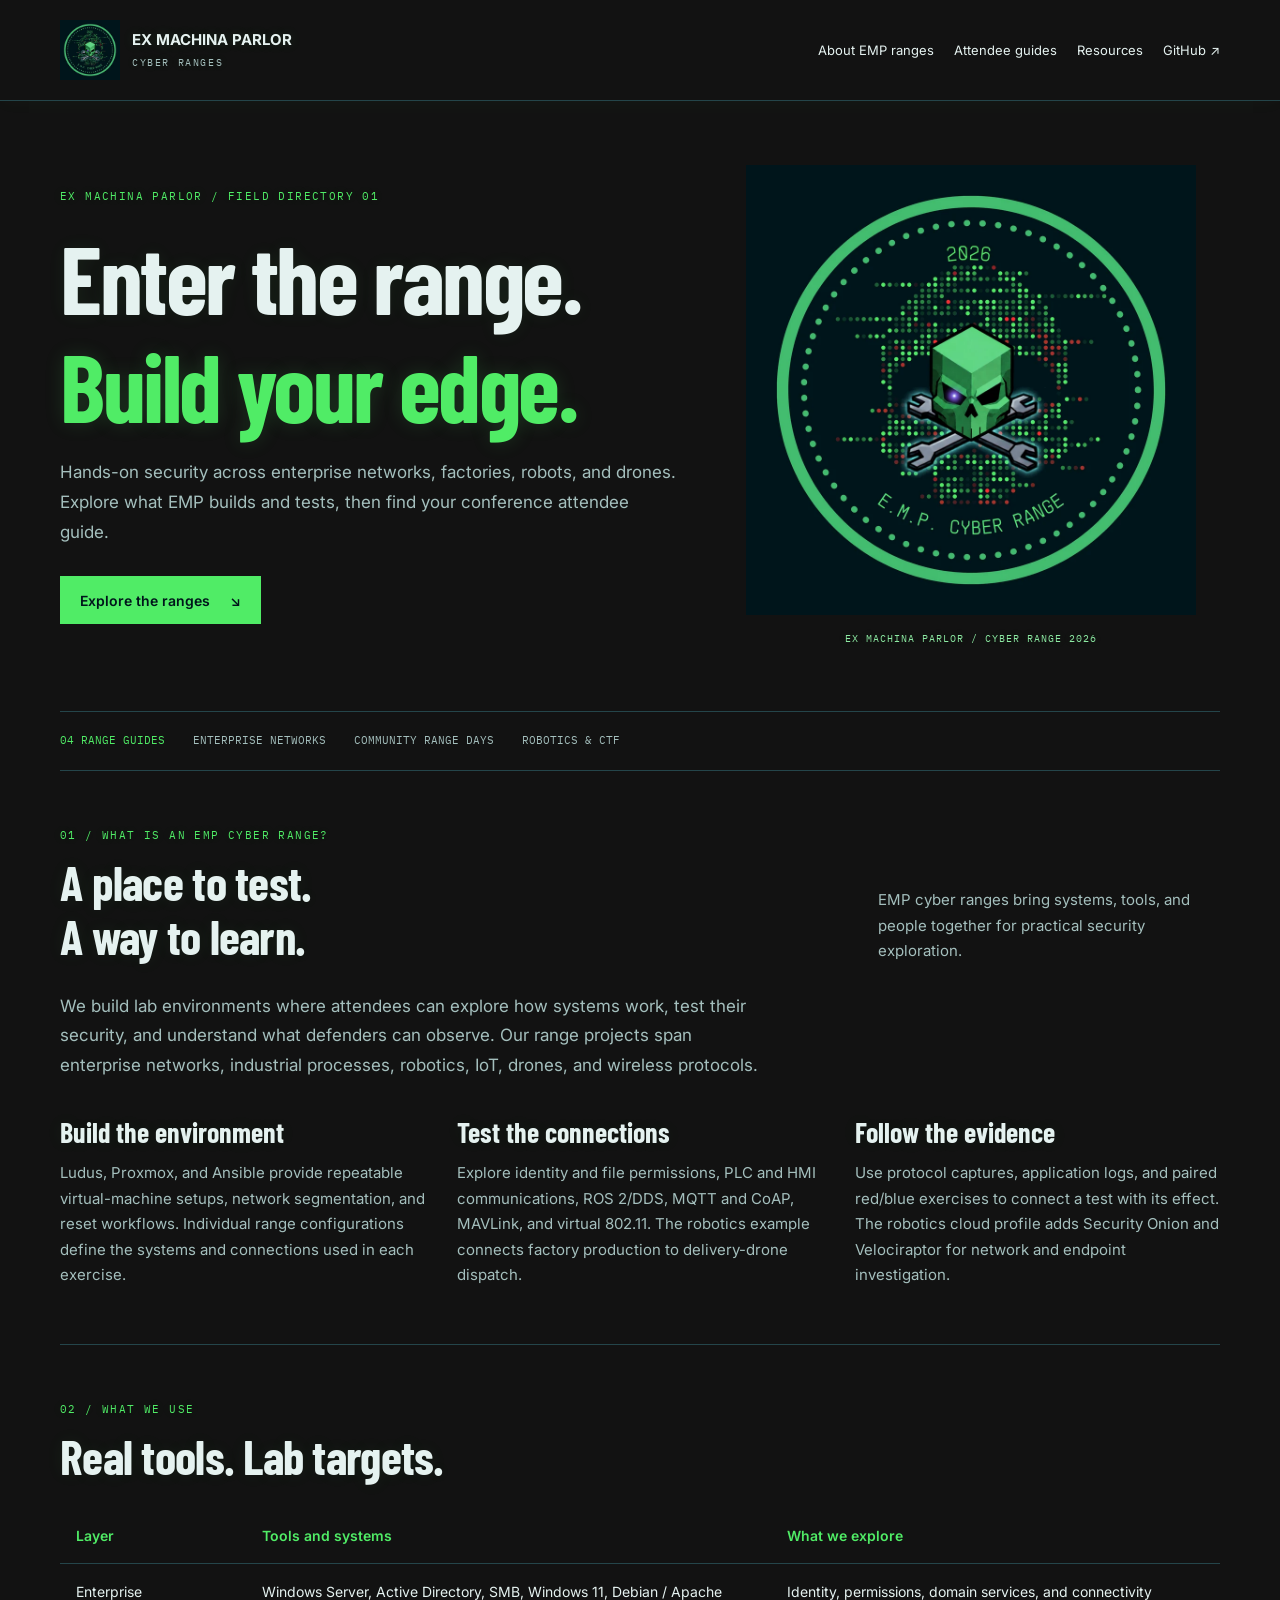
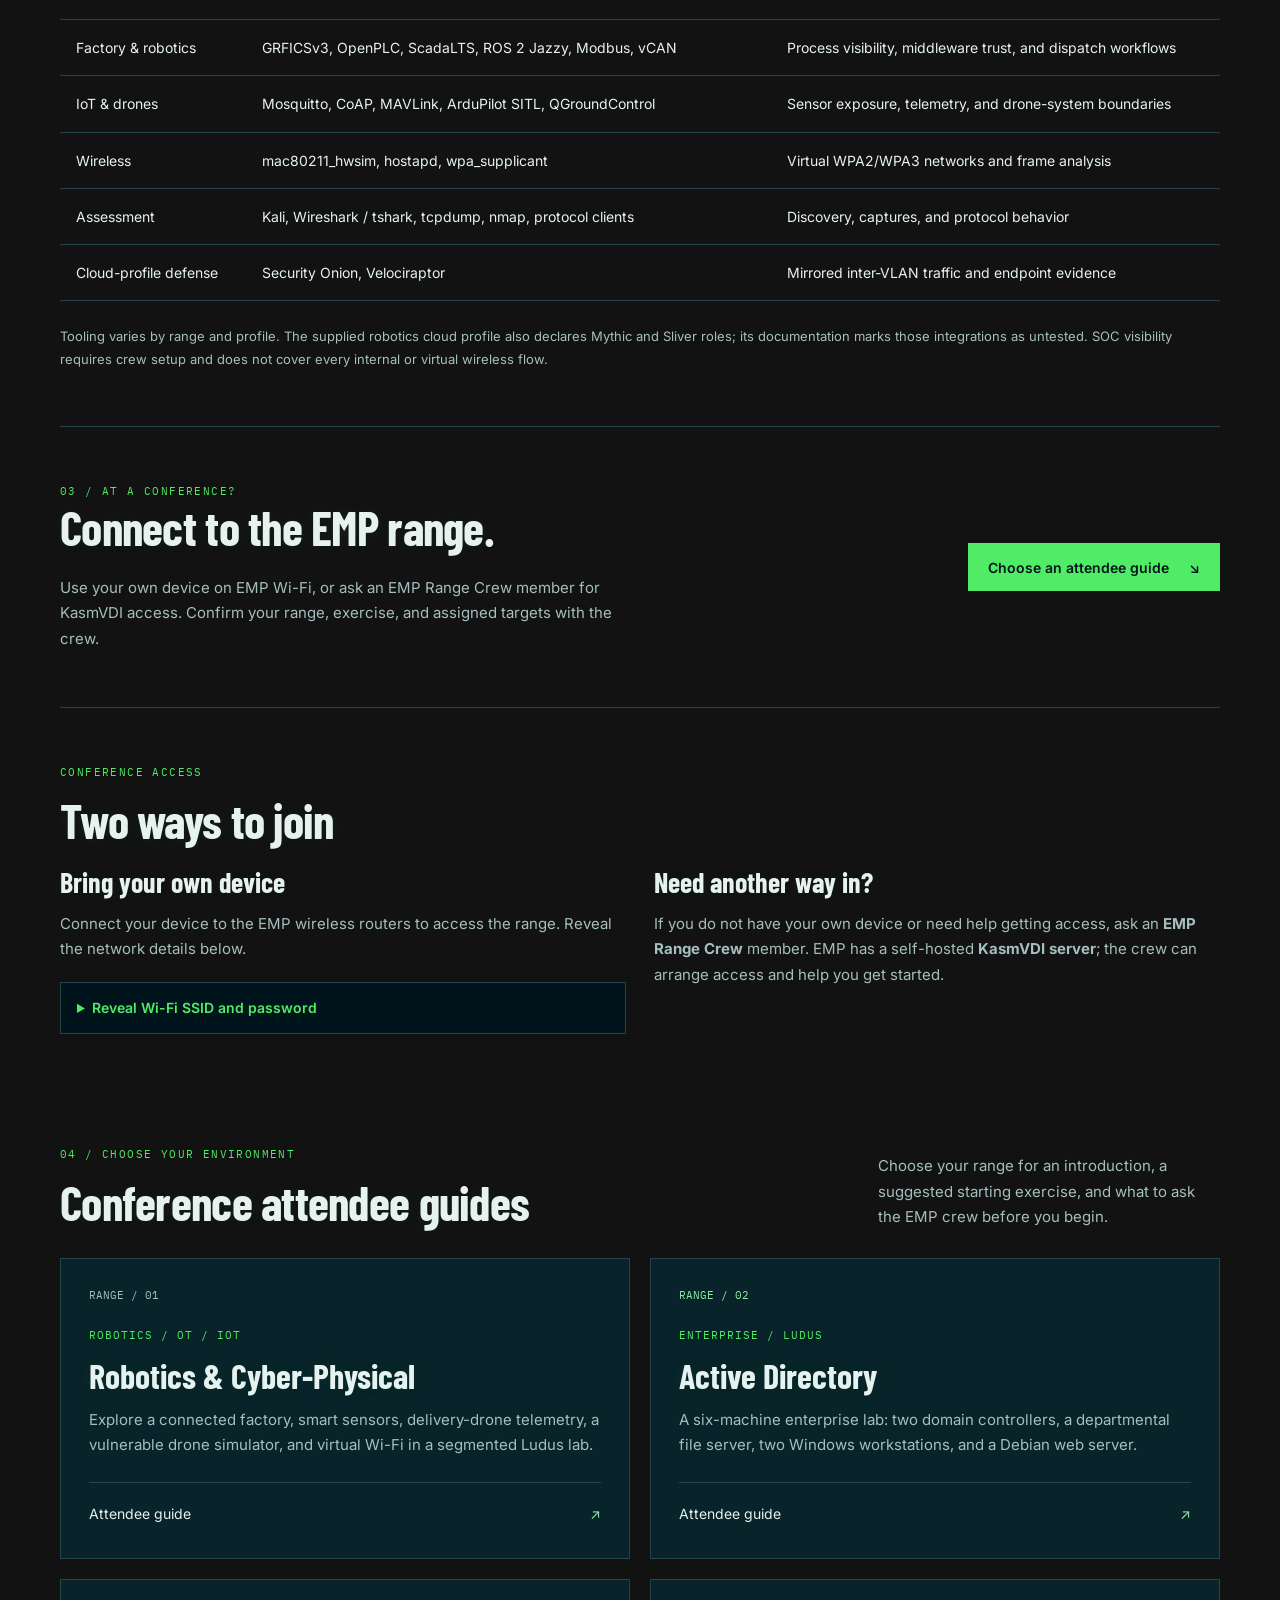
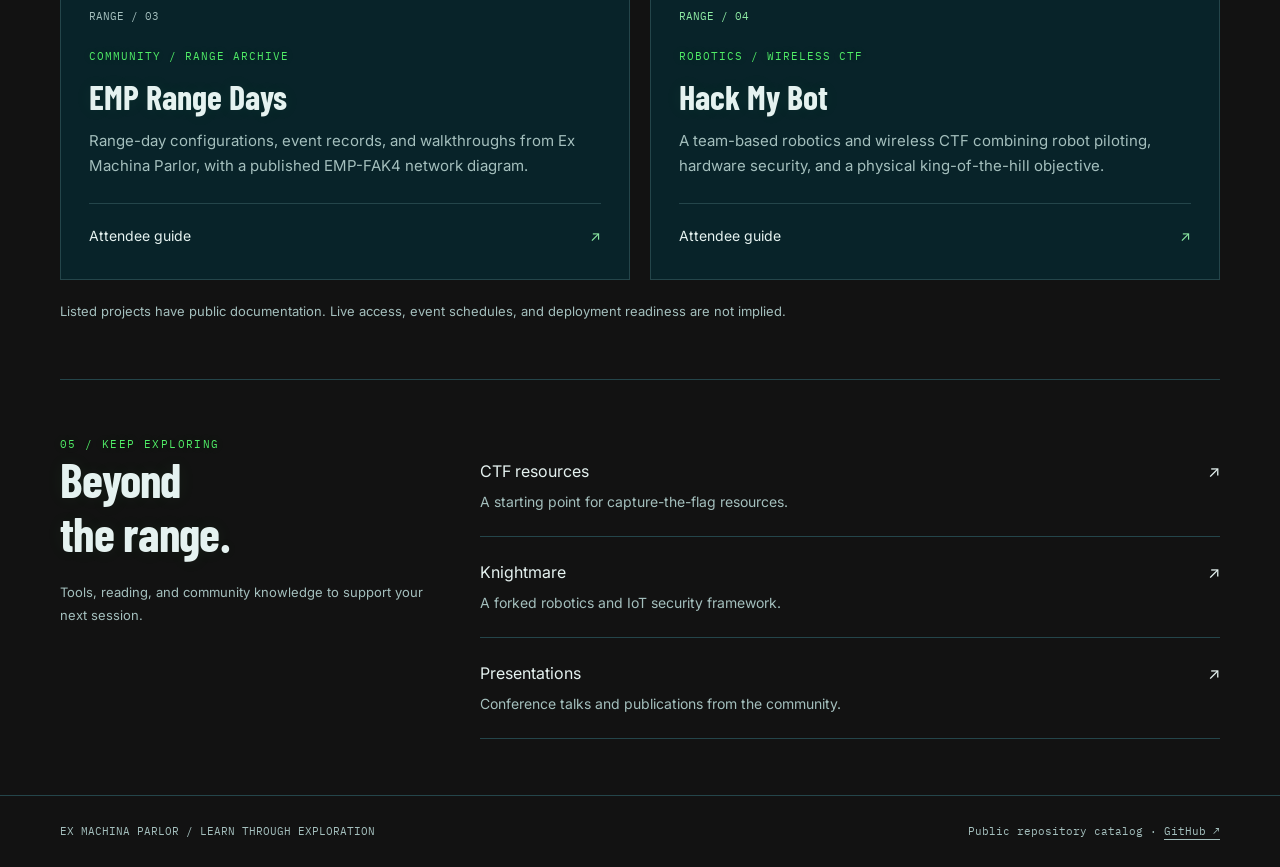
<file: index.html>
<!doctype html>
<html lang="en"><head><meta charset="utf-8"><meta name="viewport" content="width=device-width, initial-scale=1"><title>Cyber ranges | Ex Machina Parlor</title><meta name="description" content="Explore Ex Machina Parlor cyber range projects, enterprise labs, range-day documentation, and robotics CTFs."><link rel="stylesheet" href="assets/style.css"><meta name="theme-color" content="#00151b"><link rel="icon" type="image/png" href="assets/favicon.png"></head>
<body><header><div class="wrap nav"><a class="brand" href="index.html"><img class="brand-logo" src="assets/emp-range-mark.webp" alt="" width="64" height="64"><span>EX MACHINA PARLOR<small>CYBER RANGES</small></span></a><nav aria-label="Main navigation"><a href="index.html#about">About EMP ranges</a><a href="index.html#ranges">Attendee guides</a><a href="index.html#resources">Resources</a><a href="https://github.com/ExMachinaParlor/">GitHub ↗</a></nav></div></header><main class="wrap"><div class="hero"><div><div class="eyebrow">EX MACHINA PARLOR / FIELD DIRECTORY 01</div><h1>Enter the range.<br><em>Build your edge.</em></h1><p class="intro">Hands-on security across enterprise networks, factories, robots, and drones. Explore what EMP builds and tests, then find your conference attendee guide.</p><a class="button" href="#ranges">Explore the ranges <span aria-hidden="true">↘</span></a></div><div class="hero-emblem"><img src="assets/emp-range-2026.webp" alt="2026 E.M.P. Cyber Range emblem: green robotic skull and crossed wrenches" width="960" height="960" fetchpriority="high"><span class="eyebrow">EX MACHINA PARLOR / CYBER RANGE 2026</span></div></div><div class="strip"><span>04 RANGE GUIDES</span><span>ENTERPRISE NETWORKS</span><span>COMMUNITY RANGE DAYS</span><span>ROBOTICS & CTF</span></div><section id="about"><div class="section-head"><div><div class="eyebrow">01 / WHAT IS AN EMP CYBER RANGE?</div><h2>A place to test.<br>A way to learn.</h2></div><p>EMP cyber ranges bring systems, tools, and people together for practical security exploration.</p></div><p class="intro">We build lab environments where attendees can explore how systems work, test their security, and understand what defenders can observe. Our range projects span enterprise networks, industrial processes, robotics, IoT, drones, and wireless protocols.</p><div class="pillars"><article><h3>Build the environment</h3><p>Ludus, Proxmox, and Ansible provide repeatable virtual-machine setups, network segmentation, and reset workflows. Individual range configurations define the systems and connections used in each exercise.</p></article><article><h3>Test the connections</h3><p>Explore identity and file permissions, PLC and HMI communications, ROS 2/DDS, MQTT and CoAP, MAVLink, and virtual 802.11. The robotics example connects factory production to delivery-drone dispatch.</p></article><article><h3>Follow the evidence</h3><p>Use protocol captures, application logs, and paired red/blue exercises to connect a test with its effect. The robotics cloud profile adds Security Onion and Velociraptor for network and endpoint investigation.</p></article></div></section>
<section id="tooling" class="tooling"><div class="eyebrow">02 / WHAT WE USE</div><h2>Real tools. Lab targets.</h2><div class="table-scroll"><table><thead><tr><th>Layer</th><th>Tools and systems</th><th>What we explore</th></tr></thead><tbody><tr><td data-label="Layer">Enterprise</td><td data-label="Tools and systems">Windows Server, Active Directory, SMB, Windows 11, Debian / Apache</td><td data-label="What we explore">Identity, permissions, domain services, and connectivity</td></tr><tr><td data-label="Layer">Factory & robotics</td><td data-label="Tools and systems">GRFICSv3, OpenPLC, ScadaLTS, ROS 2 Jazzy, Modbus, vCAN</td><td data-label="What we explore">Process visibility, middleware trust, and dispatch workflows</td></tr><tr><td data-label="Layer">IoT & drones</td><td data-label="Tools and systems">Mosquitto, CoAP, MAVLink, ArduPilot SITL, QGroundControl</td><td data-label="What we explore">Sensor exposure, telemetry, and drone-system boundaries</td></tr><tr><td data-label="Layer">Wireless</td><td data-label="Tools and systems">mac80211_hwsim, hostapd, wpa_supplicant</td><td data-label="What we explore">Virtual WPA2/WPA3 networks and frame analysis</td></tr><tr><td data-label="Layer">Assessment</td><td data-label="Tools and systems">Kali, Wireshark / tshark, tcpdump, nmap, protocol clients</td><td data-label="What we explore">Discovery, captures, and protocol behavior</td></tr><tr><td data-label="Layer">Cloud-profile defense</td><td data-label="Tools and systems">Security Onion, Velociraptor</td><td data-label="What we explore">Mirrored inter-VLAN traffic and endpoint evidence</td></tr></tbody></table></div><p class="note">Tooling varies by range and profile. The supplied robotics cloud profile also declares Mythic and Sliver roles; its documentation marks those integrations as untested. SOC visibility requires crew setup and does not cover every internal or virtual wireless flow.</p></section>
<section class="arrival" id="attendees"><div><div class="eyebrow">03 / AT A CONFERENCE?</div><h2>Connect to the EMP range.</h2><p>Use your own device on EMP Wi-Fi, or ask an EMP Range Crew member for KasmVDI access. Confirm your range, exercise, and assigned targets with the crew.</p></div><a class="button" href="#ranges">Choose an attendee guide <span aria-hidden="true">↘</span></a></section><section class="connection-guide" id="range-access"><div class="eyebrow">CONFERENCE ACCESS</div><h2>Two ways to join</h2><div class="access-options"><div><h3>Bring your own device</h3><p>Connect your device to the EMP wireless routers to access the range. Reveal the network details below.</p><details class="wifi-details"><summary><span class="wifi-show">Reveal Wi-Fi SSID and password</span><span class="wifi-hide">Hide Wi-Fi SSID and password</span></summary><dl><dt>Wi-Fi SSID</dt><dd><code>EMP-Cyber-Range</code></dd><dt>Password</dt><dd><code>ExMachinaParlor2026</code></dd></dl></details></div><div><h3>Need another way in?</h3><p>If you do not have your own device or need help getting access, ask an <strong>EMP Range Crew</strong> member. EMP has a self-hosted <strong>KasmVDI server</strong>; the crew can arrange access and help you get started.</p></div></div></section><section id="ranges"><div class="section-head"><div><div class="eyebrow">04 / CHOOSE YOUR ENVIRONMENT</div><h2>Conference attendee guides</h2></div><p>Choose your range for an introduction, a suggested starting exercise, and what to ask the EMP crew before you begin.</p></div><div class="cards"><article class="card"><span class="number">RANGE / 01</span><span class="tag">ROBOTICS / OT / IOT</span><h3><a href="ranges/robotics.html">Robotics & Cyber-Physical</a></h3><p>Explore a connected factory, smart sensors, delivery-drone telemetry, a vulnerable drone simulator, and virtual Wi-Fi in a segmented Ludus lab.</p><a class="go" href="ranges/robotics.html">Attendee guide <span aria-hidden="true">↗</span></a></article><article class="card"><span class="number">RANGE / 02</span><span class="tag">ENTERPRISE / LUDUS</span><h3><a href="ranges/active-directory.html">Active Directory</a></h3><p>A six-machine enterprise lab: two domain controllers, a departmental file server, two Windows workstations, and a Debian web server.</p><a class="go" href="ranges/active-directory.html">Attendee guide <span aria-hidden="true">↗</span></a></article><article class="card"><span class="number">RANGE / 03</span><span class="tag">COMMUNITY / RANGE ARCHIVE</span><h3><a href="ranges/range-days.html">EMP Range Days</a></h3><p>Range-day configurations, event records, and walkthroughs from Ex Machina Parlor, with a published EMP-FAK4 network diagram.</p><a class="go" href="ranges/range-days.html">Attendee guide <span aria-hidden="true">↗</span></a></article><article class="card"><span class="number">RANGE / 04</span><span class="tag">ROBOTICS / WIRELESS CTF</span><h3><a href="ranges/hack-my-bot.html">Hack My Bot</a></h3><p>A team-based robotics and wireless CTF combining robot piloting, hardware security, and a physical king-of-the-hill objective.</p><a class="go" href="ranges/hack-my-bot.html">Attendee guide <span aria-hidden="true">↗</span></a></article></div><p class="note">Listed projects have public documentation. Live access, event schedules, and deployment readiness are not implied.</p></section><section id="resources" class="resources"><div><div class="eyebrow">05 / KEEP EXPLORING</div><h2>Beyond<br>the range.</h2><p class="note">Tools, reading, and community knowledge to support your next session.</p></div><div><a class="resource" href="https://github.com/ExMachinaParlor/ctf-resources"><span>CTF resources<small>A starting point for capture-the-flag resources.</small></span><span aria-hidden="true">↗</span></a><a class="resource" href="https://github.com/ExMachinaParlor/Knightmare"><span>Knightmare<small>A forked robotics and IoT security framework.</small></span><span aria-hidden="true">↗</span></a><a class="resource" href="https://github.com/ExMachinaParlor/Presentations"><span>Presentations<small>Conference talks and publications from the community.</small></span><span aria-hidden="true">↗</span></a></div></section></main><footer><div class="wrap foot"><span>EX MACHINA PARLOR / LEARN THROUGH EXPLORATION</span><span>Public repository catalog · <a href="https://github.com/ExMachinaParlor/">GitHub ↗</a></span></div></footer></body></html>
</file>
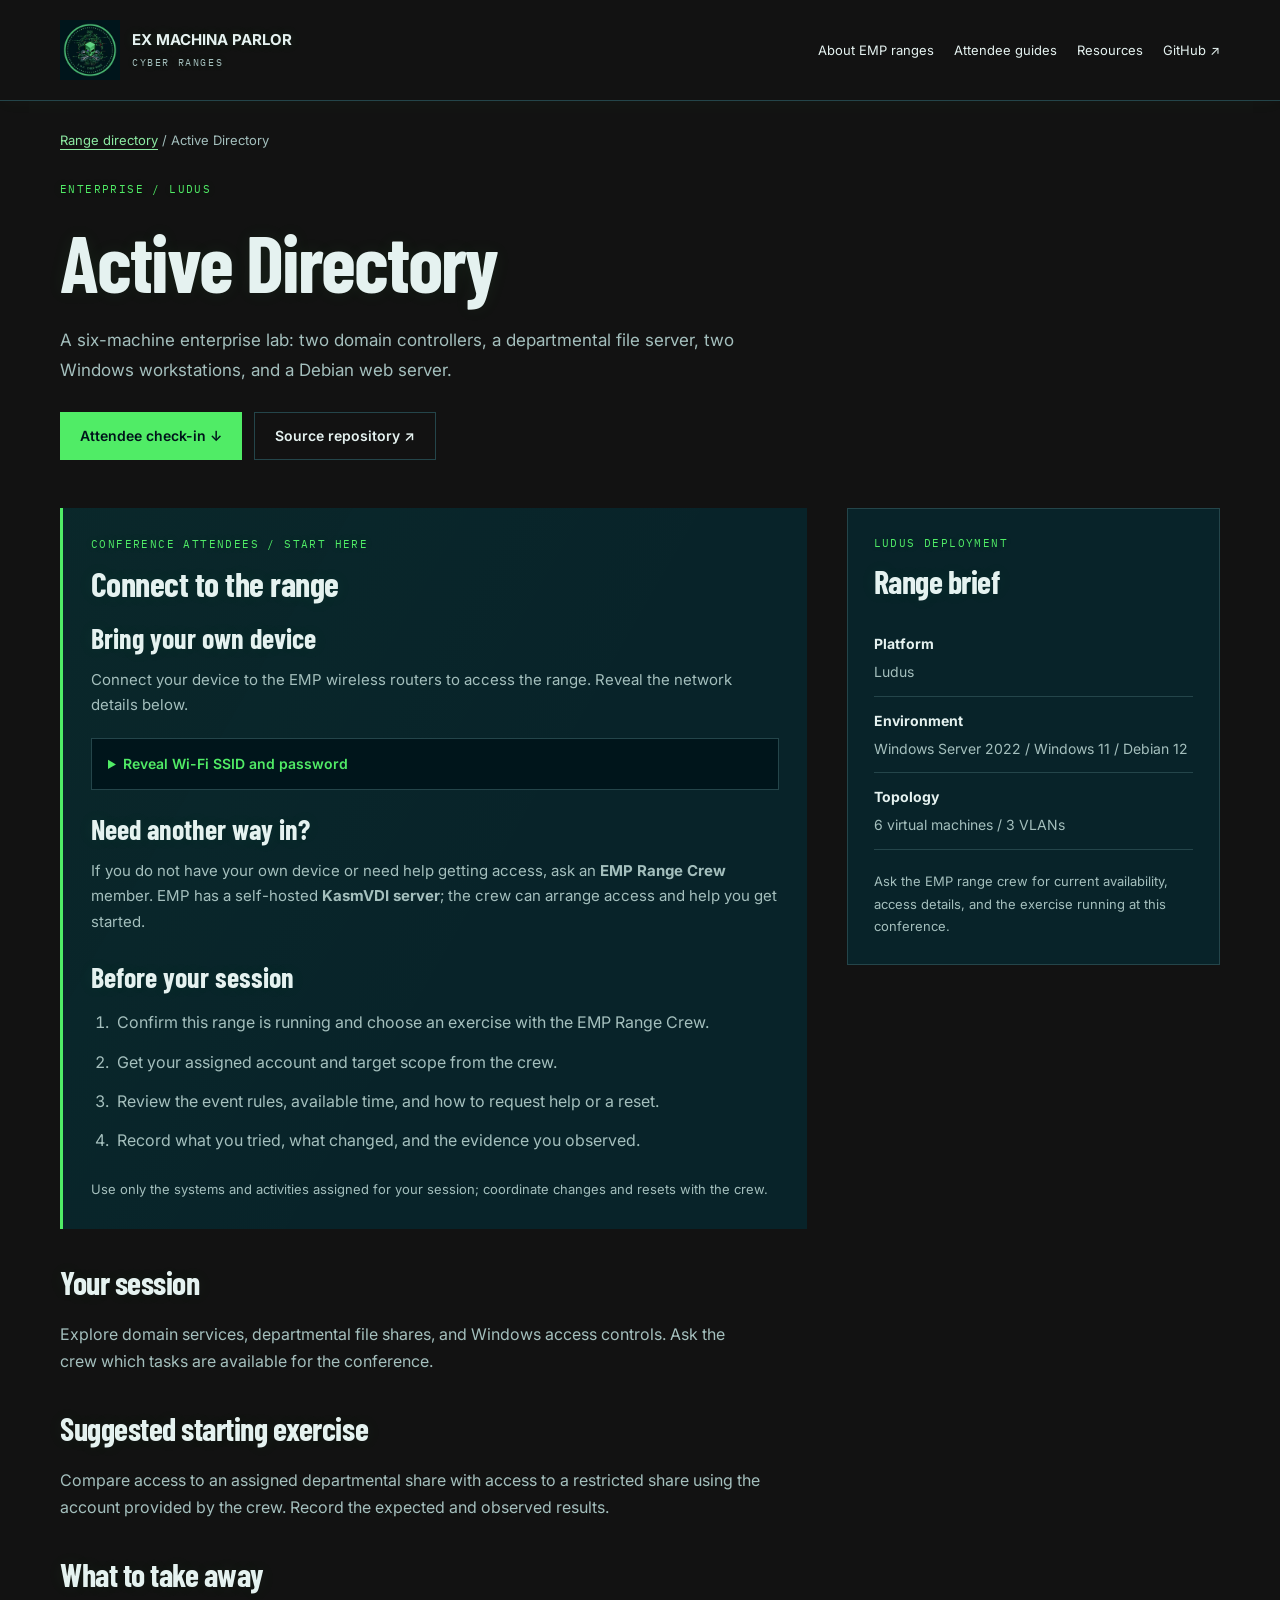
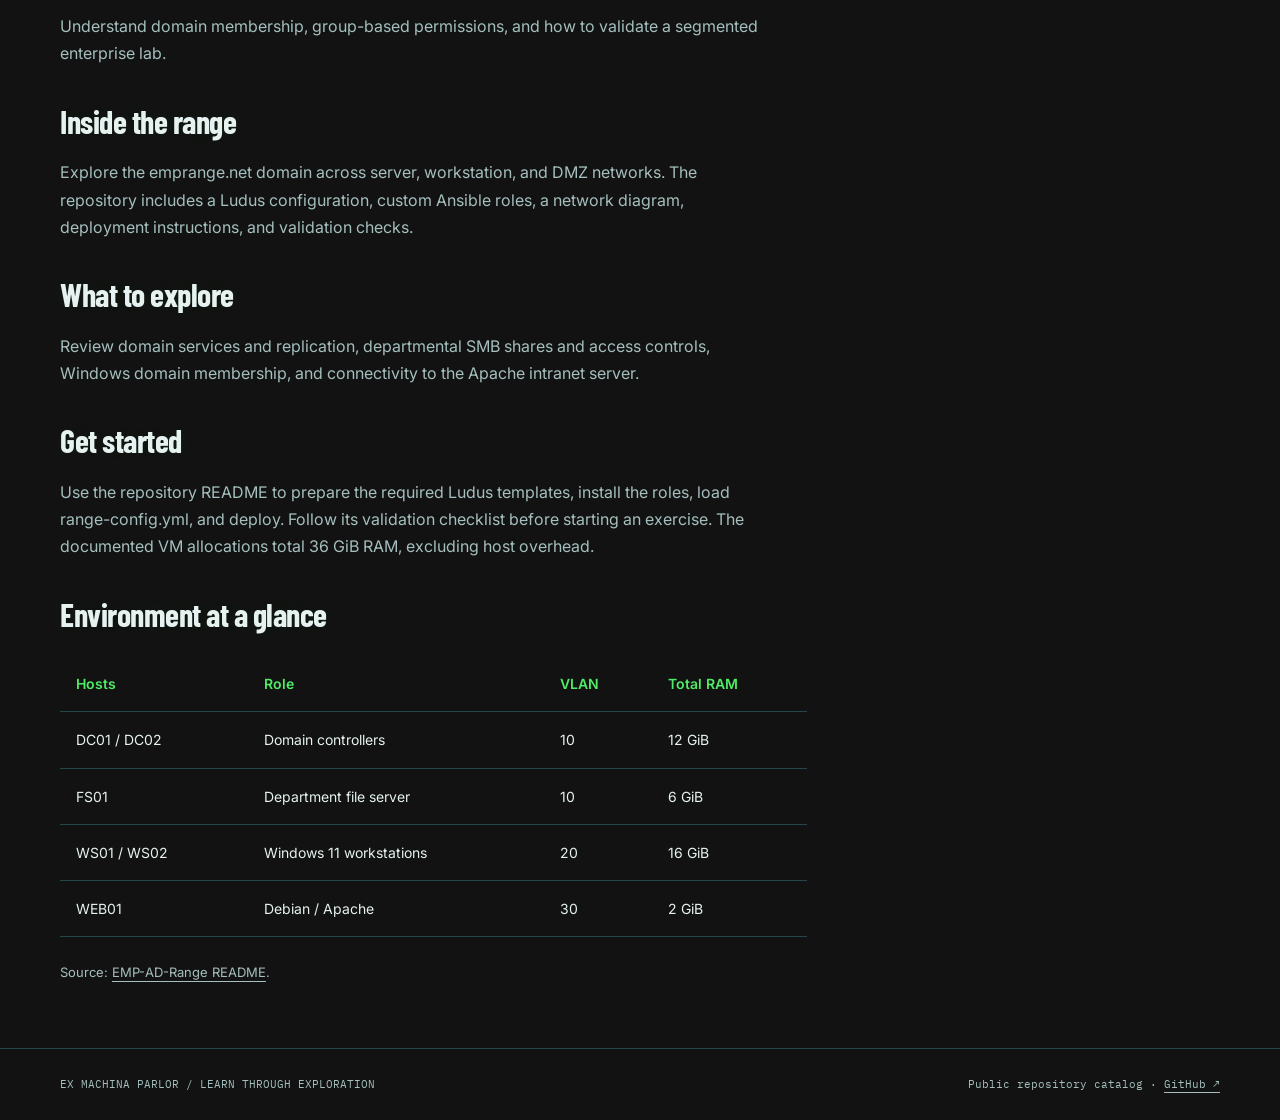
<file: ranges/active-directory.html>
<!doctype html>
<html lang="en"><head><meta charset="utf-8"><meta name="viewport" content="width=device-width, initial-scale=1"><title>Active Directory | Ex Machina Parlor</title><meta name="description" content="Explore Ex Machina Parlor cyber range projects, enterprise labs, range-day documentation, and robotics CTFs."><link rel="stylesheet" href="../assets/style.css"><meta name="theme-color" content="#00151b"><link rel="icon" type="image/png" href="../assets/favicon.png"></head>
<body><header><div class="wrap nav"><a class="brand" href="../index.html"><img class="brand-logo" src="../assets/emp-range-mark.webp" alt="" width="64" height="64"><span>EX MACHINA PARLOR<small>CYBER RANGES</small></span></a><nav aria-label="Main navigation"><a href="../index.html#about">About EMP ranges</a><a href="../index.html#ranges">Attendee guides</a><a href="../index.html#resources">Resources</a><a href="https://github.com/ExMachinaParlor/">GitHub ↗</a></nav></div></header><main class="wrap"><div class="breadcrumb"><a href="../index.html#ranges">Range directory</a> / Active Directory</div><div class="detail-hero"><div class="eyebrow">Enterprise / Ludus</div><h1>Active Directory</h1><p class="intro">A six-machine enterprise lab: two domain controllers, a departmental file server, two Windows workstations, and a Debian web server.</p><div class="page-actions"><a class="button" href="#attendee-start">Attendee check-in &darr;</a><a class="button secondary" href="https://github.com/ExMachinaParlor/EMP-AD-Range">Source repository &nearr;</a></div></div><div class="detail-grid"><article><section class="attendee-start" id="attendee-start"><div class="eyebrow">CONFERENCE ATTENDEES / START HERE</div><h2>Connect to the range</h2><div class="access-options"><div><h3>Bring your own device</h3><p>Connect your device to the EMP wireless routers to access the range. Reveal the network details below.</p><details class="wifi-details"><summary><span class="wifi-show">Reveal Wi-Fi SSID and password</span><span class="wifi-hide">Hide Wi-Fi SSID and password</span></summary><dl><dt>Wi-Fi SSID</dt><dd><code>EMP-Cyber-Range</code></dd><dt>Password</dt><dd><code>ExMachinaParlor2026</code></dd></dl></details></div><div><h3>Need another way in?</h3><p>If you do not have your own device or need help getting access, ask an <strong>EMP Range Crew</strong> member. EMP has a self-hosted <strong>KasmVDI server</strong>; the crew can arrange access and help you get started.</p></div></div><h3>Before your session</h3><ol><li>Confirm this range is running and choose an exercise with the EMP Range Crew.</li><li>Get your assigned account and target scope from the crew.</li><li>Review the event rules, available time, and how to request help or a reset.</li><li>Record what you tried, what changed, and the evidence you observed.</li></ol><p class="note">Use only the systems and activities assigned for your session; coordinate changes and resets with the crew.</p></section><h2>Your session</h2><p>Explore domain services, departmental file shares, and Windows access controls. Ask the crew which tasks are available for the conference.</p><h2>Suggested starting exercise</h2><p>Compare access to an assigned departmental share with access to a restricted share using the account provided by the crew. Record the expected and observed results.</p><h2>What to take away</h2><p>Understand domain membership, group-based permissions, and how to validate a segmented enterprise lab.</p><h2>Inside the range</h2><p>Explore the emprange.net domain across server, workstation, and DMZ networks. The repository includes a Ludus configuration, custom Ansible roles, a network diagram, deployment instructions, and validation checks.</p><h2>What to explore</h2><p>Review domain services and replication, departmental SMB shares and access controls, Windows domain membership, and connectivity to the Apache intranet server.</p><h2>Get started</h2><p>Use the repository README to prepare the required Ludus templates, install the roles, load range-config.yml, and deploy. Follow its validation checklist before starting an exercise. The documented VM allocations total 36 GiB RAM, excluding host overhead.</p><h2>Environment at a glance</h2><div class="table-scroll"><table><thead><tr><th>Hosts</th><th>Role</th><th>VLAN</th><th>Total RAM</th></tr></thead><tbody><tr><td data-label="Hosts">DC01 / DC02</td><td data-label="Role">Domain controllers</td><td data-label="VLAN">10</td><td data-label="Total RAM">12 GiB</td></tr><tr><td data-label="Hosts">FS01</td><td data-label="Role">Department file server</td><td data-label="VLAN">10</td><td data-label="Total RAM">6 GiB</td></tr><tr><td data-label="Hosts">WS01 / WS02</td><td data-label="Role">Windows 11 workstations</td><td data-label="VLAN">20</td><td data-label="Total RAM">16 GiB</td></tr><tr><td data-label="Hosts">WEB01</td><td data-label="Role">Debian / Apache</td><td data-label="VLAN">30</td><td data-label="Total RAM">2 GiB</td></tr></tbody></table></div><p class="source">Source: <a href="https://github.com/ExMachinaParlor/EMP-AD-Range#readme">EMP-AD-Range README</a>.</p></article><aside><div class="eyebrow">Ludus deployment</div><h2>Range brief</h2><ul class="facts"><li><strong>Platform</strong>Ludus</li><li><strong>Environment</strong>Windows Server 2022 / Windows 11 / Debian 12</li><li><strong>Topology</strong>6 virtual machines / 3 VLANs</li></ul><p class="note">Ask the EMP range crew for current availability, access details, and the exercise running at this conference.</p></aside></div></main><footer><div class="wrap foot"><span>EX MACHINA PARLOR / LEARN THROUGH EXPLORATION</span><span>Public repository catalog · <a href="https://github.com/ExMachinaParlor/">GitHub ↗</a></span></div></footer></body></html>
</file>
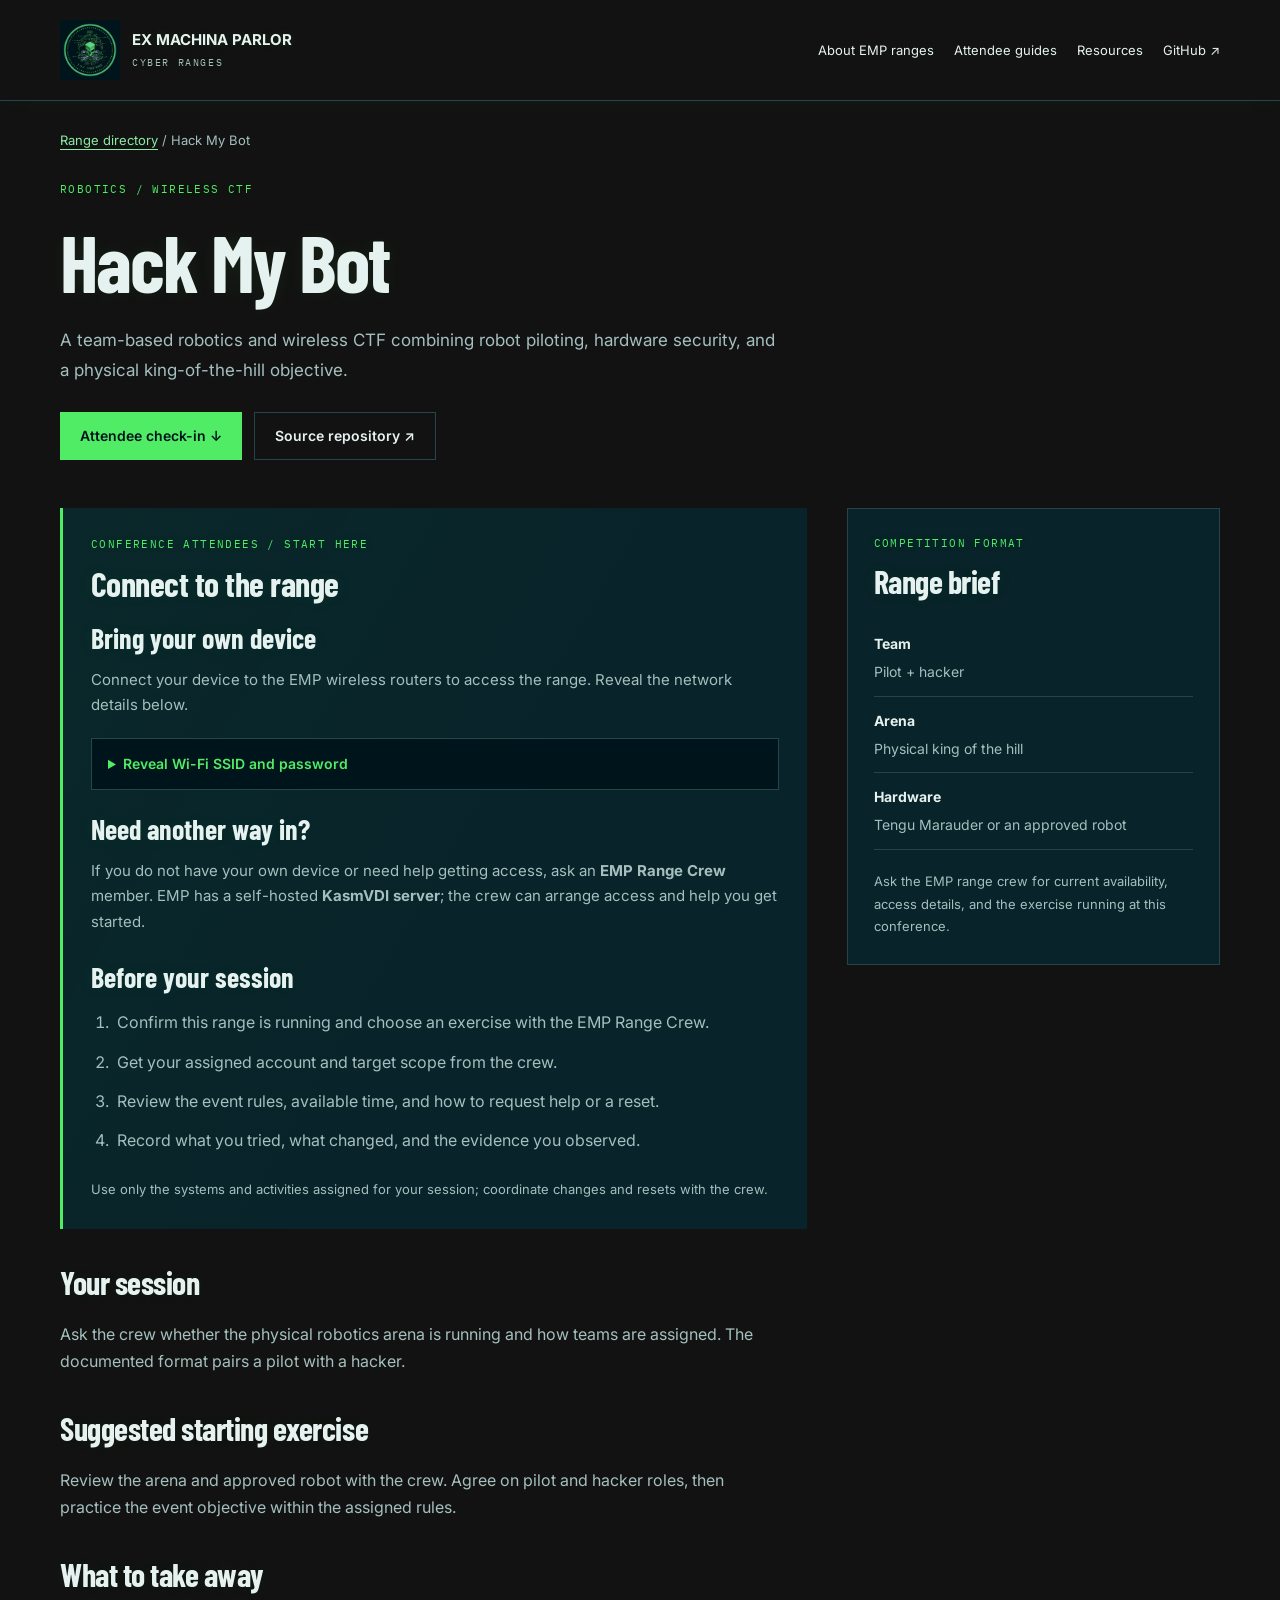
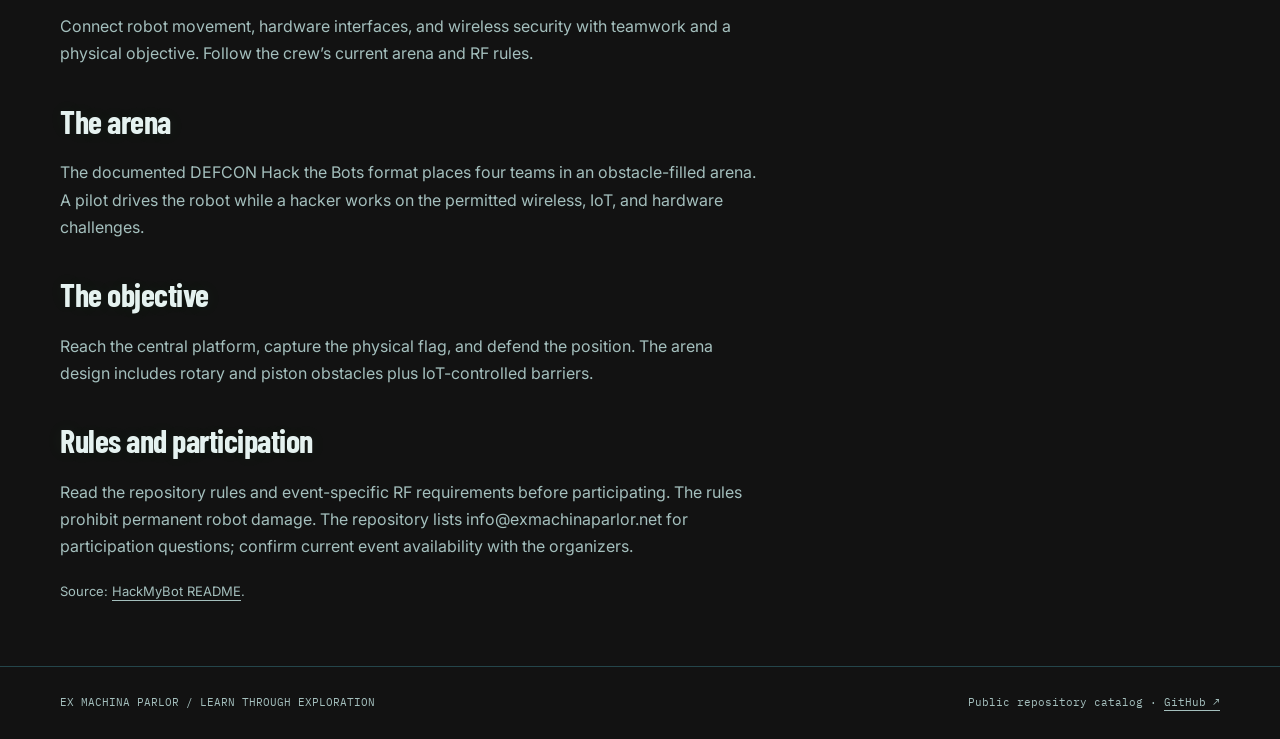
<file: ranges/hack-my-bot.html>
<!doctype html>
<html lang="en"><head><meta charset="utf-8"><meta name="viewport" content="width=device-width, initial-scale=1"><title>Hack My Bot | Ex Machina Parlor</title><meta name="description" content="Explore Ex Machina Parlor cyber range projects, enterprise labs, range-day documentation, and robotics CTFs."><link rel="stylesheet" href="../assets/style.css"><meta name="theme-color" content="#00151b"><link rel="icon" type="image/png" href="../assets/favicon.png"></head>
<body><header><div class="wrap nav"><a class="brand" href="../index.html"><img class="brand-logo" src="../assets/emp-range-mark.webp" alt="" width="64" height="64"><span>EX MACHINA PARLOR<small>CYBER RANGES</small></span></a><nav aria-label="Main navigation"><a href="../index.html#about">About EMP ranges</a><a href="../index.html#ranges">Attendee guides</a><a href="../index.html#resources">Resources</a><a href="https://github.com/ExMachinaParlor/">GitHub ↗</a></nav></div></header><main class="wrap"><div class="breadcrumb"><a href="../index.html#ranges">Range directory</a> / Hack My Bot</div><div class="detail-hero"><div class="eyebrow">Robotics / Wireless CTF</div><h1>Hack My Bot</h1><p class="intro">A team-based robotics and wireless CTF combining robot piloting, hardware security, and a physical king-of-the-hill objective.</p><div class="page-actions"><a class="button" href="#attendee-start">Attendee check-in &darr;</a><a class="button secondary" href="https://github.com/ExMachinaParlor/HackMyBot">Source repository &nearr;</a></div></div><div class="detail-grid"><article><section class="attendee-start" id="attendee-start"><div class="eyebrow">CONFERENCE ATTENDEES / START HERE</div><h2>Connect to the range</h2><div class="access-options"><div><h3>Bring your own device</h3><p>Connect your device to the EMP wireless routers to access the range. Reveal the network details below.</p><details class="wifi-details"><summary><span class="wifi-show">Reveal Wi-Fi SSID and password</span><span class="wifi-hide">Hide Wi-Fi SSID and password</span></summary><dl><dt>Wi-Fi SSID</dt><dd><code>EMP-Cyber-Range</code></dd><dt>Password</dt><dd><code>ExMachinaParlor2026</code></dd></dl></details></div><div><h3>Need another way in?</h3><p>If you do not have your own device or need help getting access, ask an <strong>EMP Range Crew</strong> member. EMP has a self-hosted <strong>KasmVDI server</strong>; the crew can arrange access and help you get started.</p></div></div><h3>Before your session</h3><ol><li>Confirm this range is running and choose an exercise with the EMP Range Crew.</li><li>Get your assigned account and target scope from the crew.</li><li>Review the event rules, available time, and how to request help or a reset.</li><li>Record what you tried, what changed, and the evidence you observed.</li></ol><p class="note">Use only the systems and activities assigned for your session; coordinate changes and resets with the crew.</p></section><h2>Your session</h2><p>Ask the crew whether the physical robotics arena is running and how teams are assigned. The documented format pairs a pilot with a hacker.</p><h2>Suggested starting exercise</h2><p>Review the arena and approved robot with the crew. Agree on pilot and hacker roles, then practice the event objective within the assigned rules.</p><h2>What to take away</h2><p>Connect robot movement, hardware interfaces, and wireless security with teamwork and a physical objective. Follow the crew’s current arena and RF rules.</p><h2>The arena</h2><p>The documented DEFCON Hack the Bots format places four teams in an obstacle-filled arena. A pilot drives the robot while a hacker works on the permitted wireless, IoT, and hardware challenges.</p><h2>The objective</h2><p>Reach the central platform, capture the physical flag, and defend the position. The arena design includes rotary and piston obstacles plus IoT-controlled barriers.</p><h2>Rules and participation</h2><p>Read the repository rules and event-specific RF requirements before participating. The rules prohibit permanent robot damage. The repository lists info@exmachinaparlor.net for participation questions; confirm current event availability with the organizers.</p><p class="source">Source: <a href="https://github.com/ExMachinaParlor/HackMyBot#readme">HackMyBot README</a>.</p></article><aside><div class="eyebrow">Competition format</div><h2>Range brief</h2><ul class="facts"><li><strong>Team</strong>Pilot + hacker</li><li><strong>Arena</strong>Physical king of the hill</li><li><strong>Hardware</strong>Tengu Marauder or an approved robot</li></ul><p class="note">Ask the EMP range crew for current availability, access details, and the exercise running at this conference.</p></aside></div></main><footer><div class="wrap foot"><span>EX MACHINA PARLOR / LEARN THROUGH EXPLORATION</span><span>Public repository catalog · <a href="https://github.com/ExMachinaParlor/">GitHub ↗</a></span></div></footer></body></html>
</file>
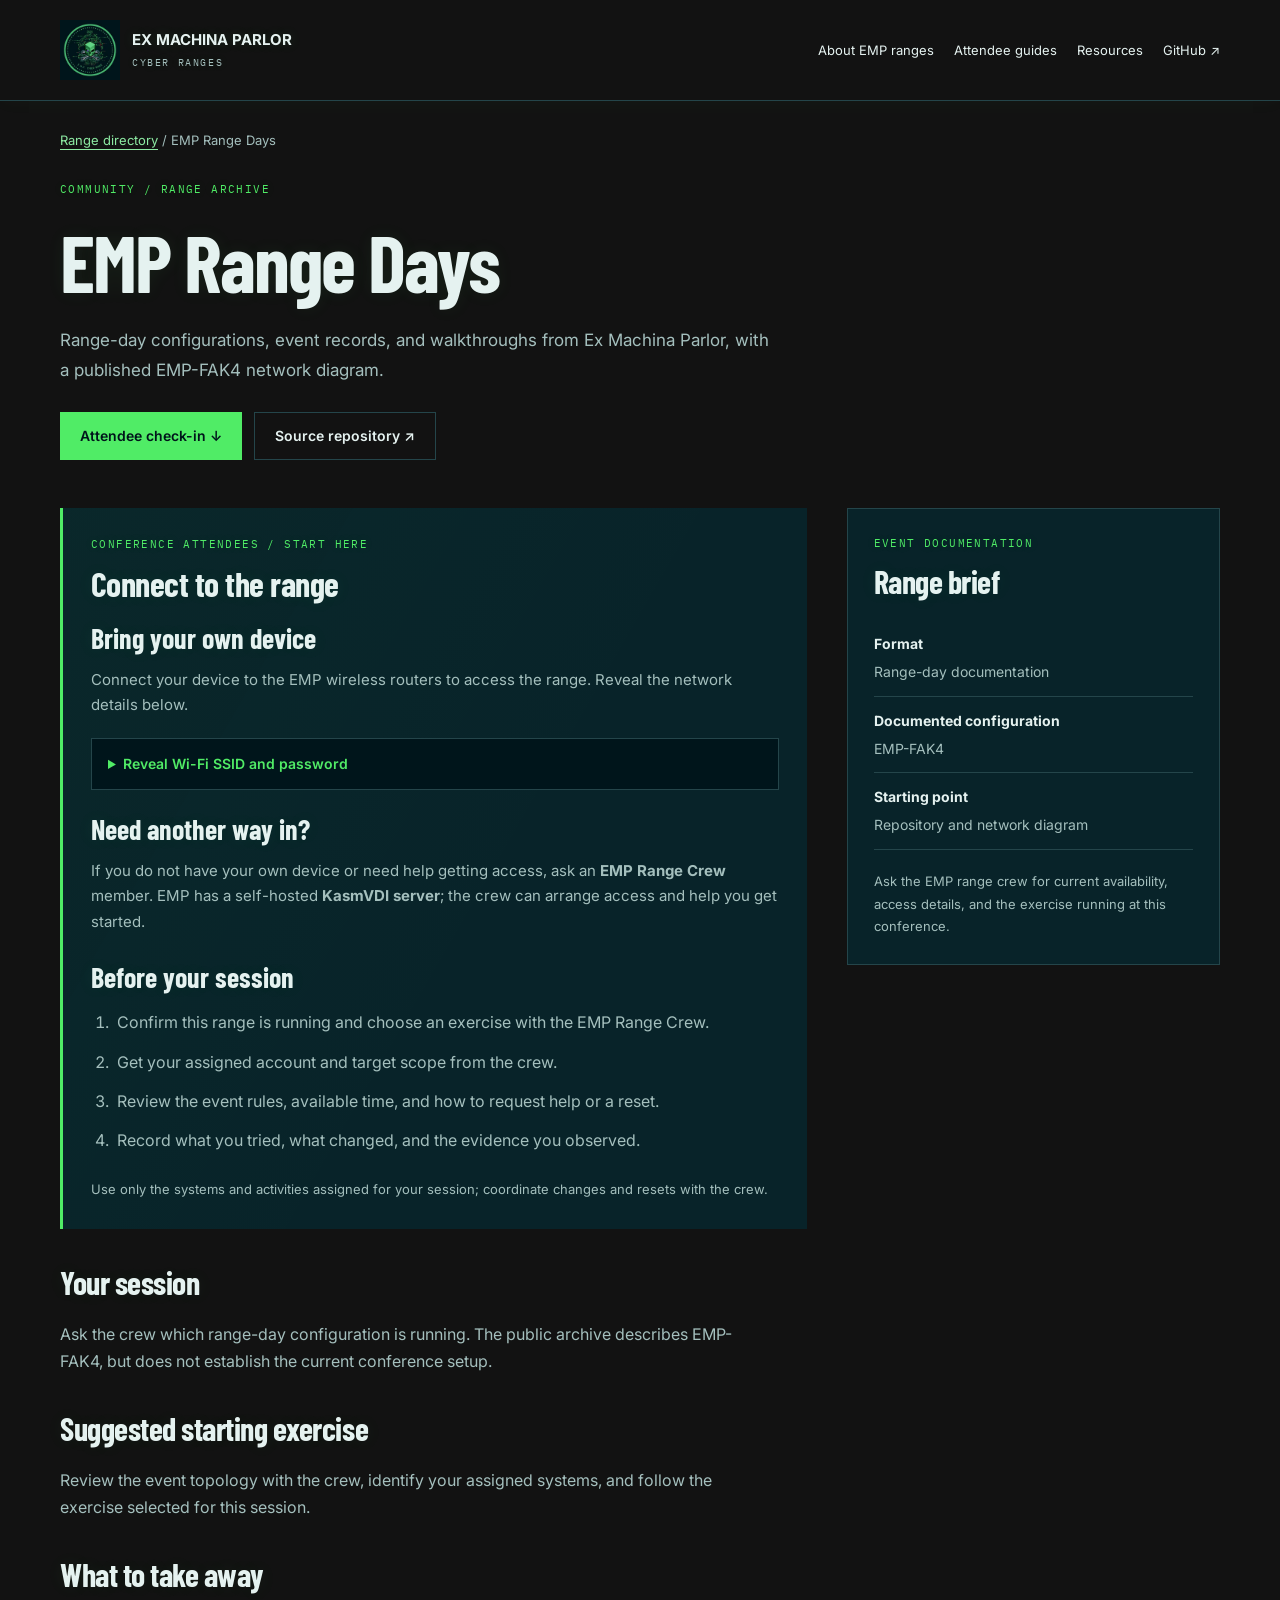
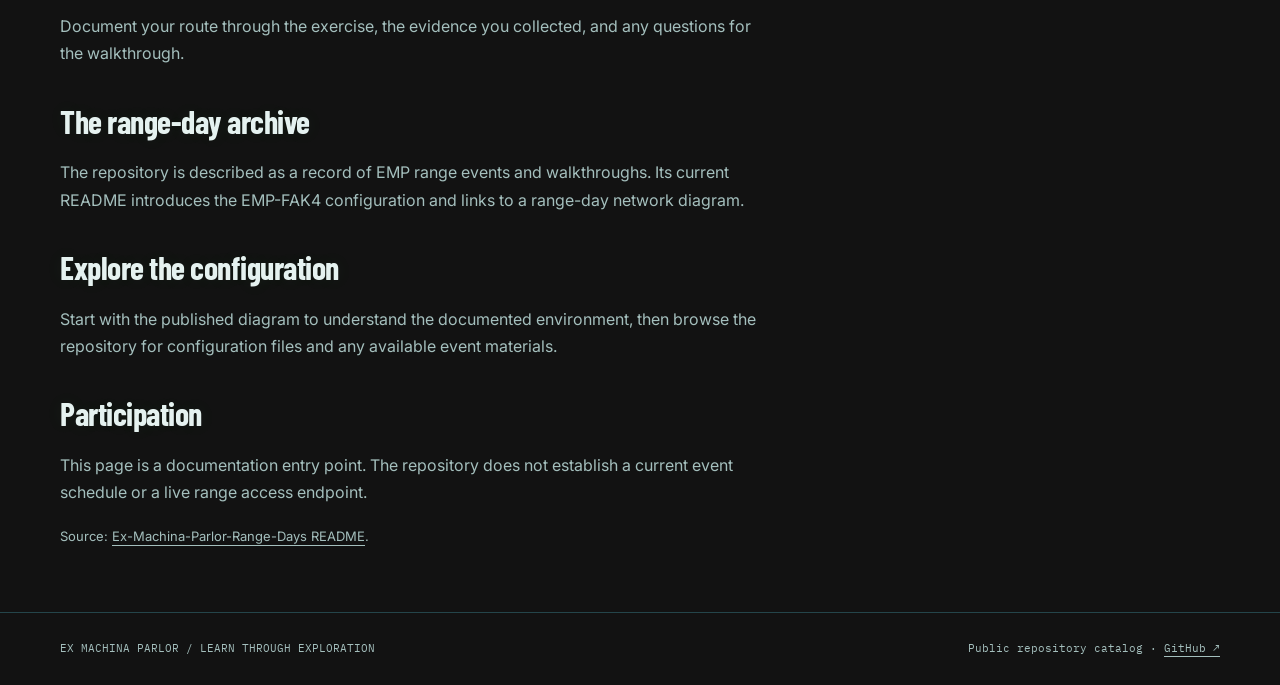
<file: ranges/range-days.html>
<!doctype html>
<html lang="en"><head><meta charset="utf-8"><meta name="viewport" content="width=device-width, initial-scale=1"><title>EMP Range Days | Ex Machina Parlor</title><meta name="description" content="Explore Ex Machina Parlor cyber range projects, enterprise labs, range-day documentation, and robotics CTFs."><link rel="stylesheet" href="../assets/style.css"><meta name="theme-color" content="#00151b"><link rel="icon" type="image/png" href="../assets/favicon.png"></head>
<body><header><div class="wrap nav"><a class="brand" href="../index.html"><img class="brand-logo" src="../assets/emp-range-mark.webp" alt="" width="64" height="64"><span>EX MACHINA PARLOR<small>CYBER RANGES</small></span></a><nav aria-label="Main navigation"><a href="../index.html#about">About EMP ranges</a><a href="../index.html#ranges">Attendee guides</a><a href="../index.html#resources">Resources</a><a href="https://github.com/ExMachinaParlor/">GitHub ↗</a></nav></div></header><main class="wrap"><div class="breadcrumb"><a href="../index.html#ranges">Range directory</a> / EMP Range Days</div><div class="detail-hero"><div class="eyebrow">Community / Range archive</div><h1>EMP Range Days</h1><p class="intro">Range-day configurations, event records, and walkthroughs from Ex Machina Parlor, with a published EMP-FAK4 network diagram.</p><div class="page-actions"><a class="button" href="#attendee-start">Attendee check-in &darr;</a><a class="button secondary" href="https://github.com/ExMachinaParlor/Ex-Machina-Parlor-Range-Days">Source repository &nearr;</a></div></div><div class="detail-grid"><article><section class="attendee-start" id="attendee-start"><div class="eyebrow">CONFERENCE ATTENDEES / START HERE</div><h2>Connect to the range</h2><div class="access-options"><div><h3>Bring your own device</h3><p>Connect your device to the EMP wireless routers to access the range. Reveal the network details below.</p><details class="wifi-details"><summary><span class="wifi-show">Reveal Wi-Fi SSID and password</span><span class="wifi-hide">Hide Wi-Fi SSID and password</span></summary><dl><dt>Wi-Fi SSID</dt><dd><code>EMP-Cyber-Range</code></dd><dt>Password</dt><dd><code>ExMachinaParlor2026</code></dd></dl></details></div><div><h3>Need another way in?</h3><p>If you do not have your own device or need help getting access, ask an <strong>EMP Range Crew</strong> member. EMP has a self-hosted <strong>KasmVDI server</strong>; the crew can arrange access and help you get started.</p></div></div><h3>Before your session</h3><ol><li>Confirm this range is running and choose an exercise with the EMP Range Crew.</li><li>Get your assigned account and target scope from the crew.</li><li>Review the event rules, available time, and how to request help or a reset.</li><li>Record what you tried, what changed, and the evidence you observed.</li></ol><p class="note">Use only the systems and activities assigned for your session; coordinate changes and resets with the crew.</p></section><h2>Your session</h2><p>Ask the crew which range-day configuration is running. The public archive describes EMP-FAK4, but does not establish the current conference setup.</p><h2>Suggested starting exercise</h2><p>Review the event topology with the crew, identify your assigned systems, and follow the exercise selected for this session.</p><h2>What to take away</h2><p>Document your route through the exercise, the evidence you collected, and any questions for the walkthrough.</p><h2>The range-day archive</h2><p>The repository is described as a record of EMP range events and walkthroughs. Its current README introduces the EMP-FAK4 configuration and links to a range-day network diagram.</p><h2>Explore the configuration</h2><p>Start with the published diagram to understand the documented environment, then browse the repository for configuration files and any available event materials.</p><h2>Participation</h2><p>This page is a documentation entry point. The repository does not establish a current event schedule or a live range access endpoint.</p><p class="source">Source: <a href="https://github.com/ExMachinaParlor/Ex-Machina-Parlor-Range-Days#readme">Ex-Machina-Parlor-Range-Days README</a>.</p></article><aside><div class="eyebrow">Event documentation</div><h2>Range brief</h2><ul class="facts"><li><strong>Format</strong>Range-day documentation</li><li><strong>Documented configuration</strong>EMP-FAK4</li><li><strong>Starting point</strong>Repository and network diagram</li></ul><p class="note">Ask the EMP range crew for current availability, access details, and the exercise running at this conference.</p></aside></div></main><footer><div class="wrap foot"><span>EX MACHINA PARLOR / LEARN THROUGH EXPLORATION</span><span>Public repository catalog · <a href="https://github.com/ExMachinaParlor/">GitHub ↗</a></span></div></footer></body></html>
</file>
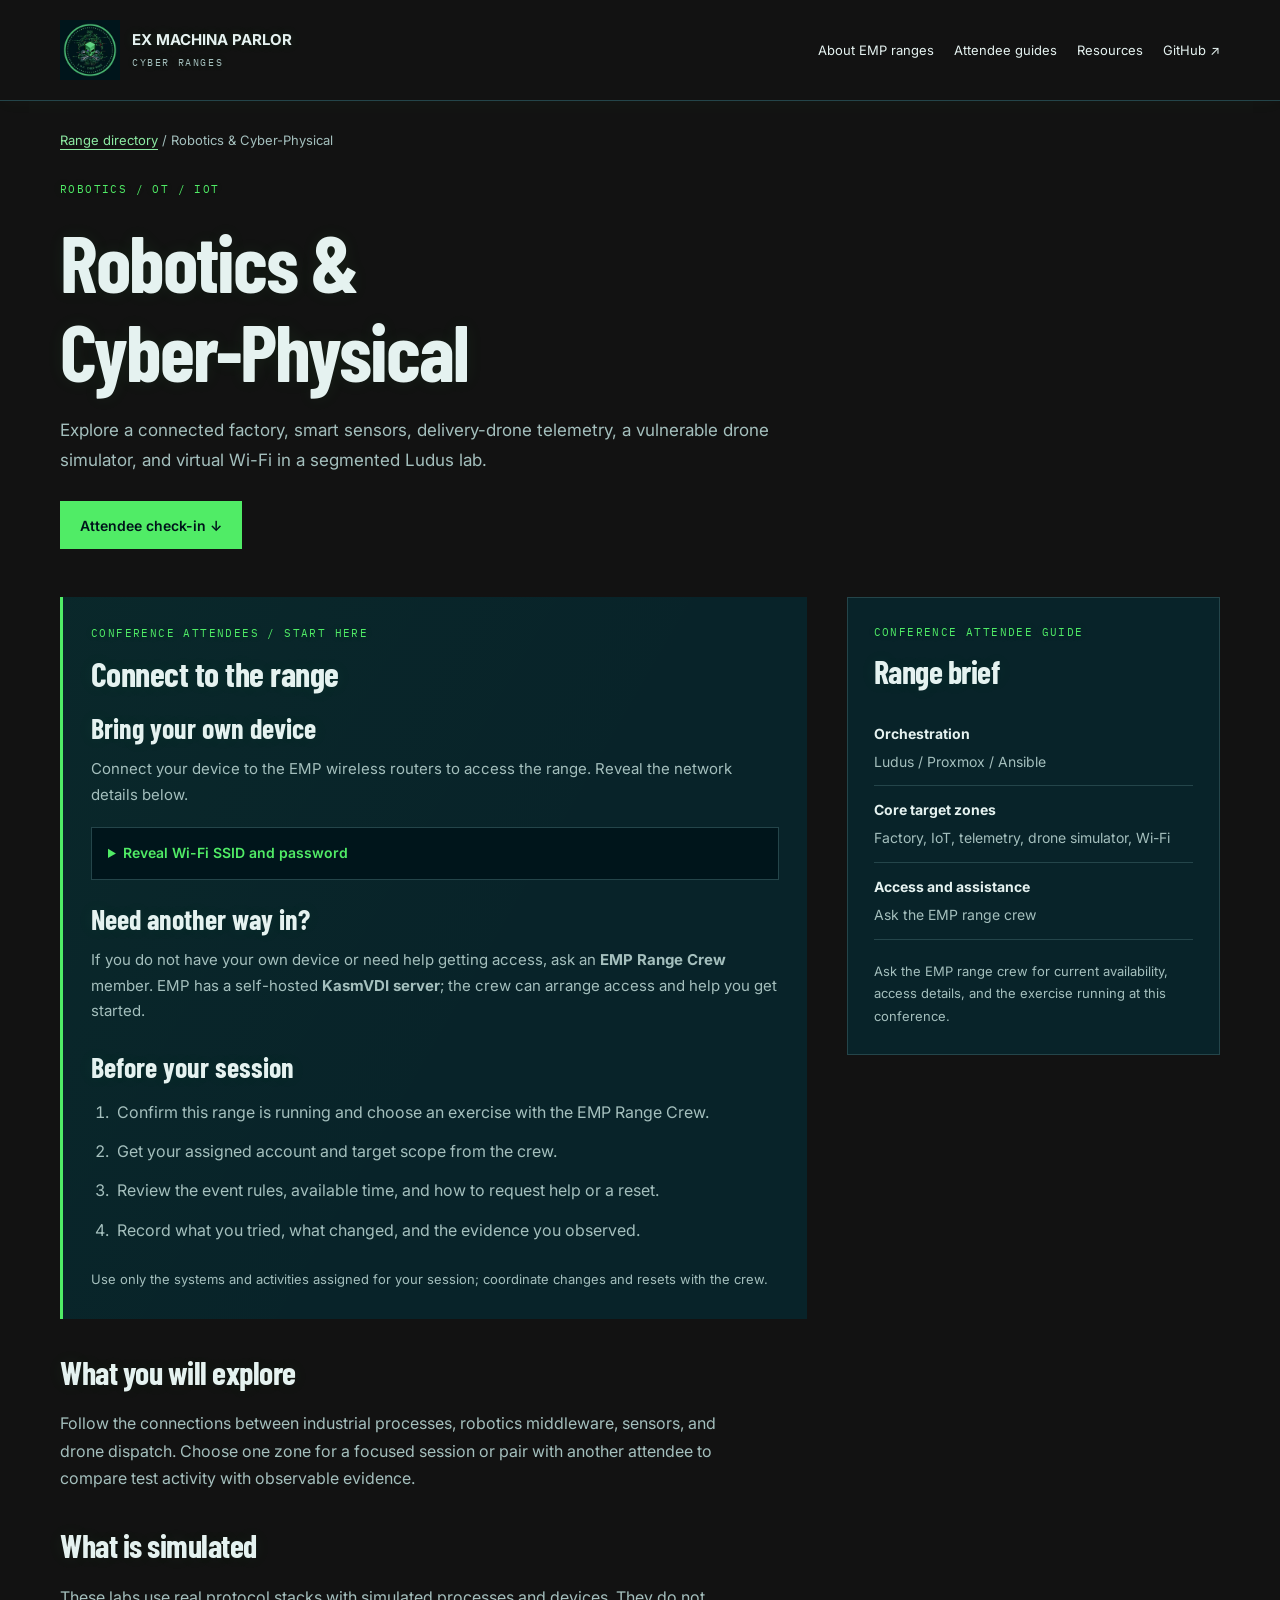
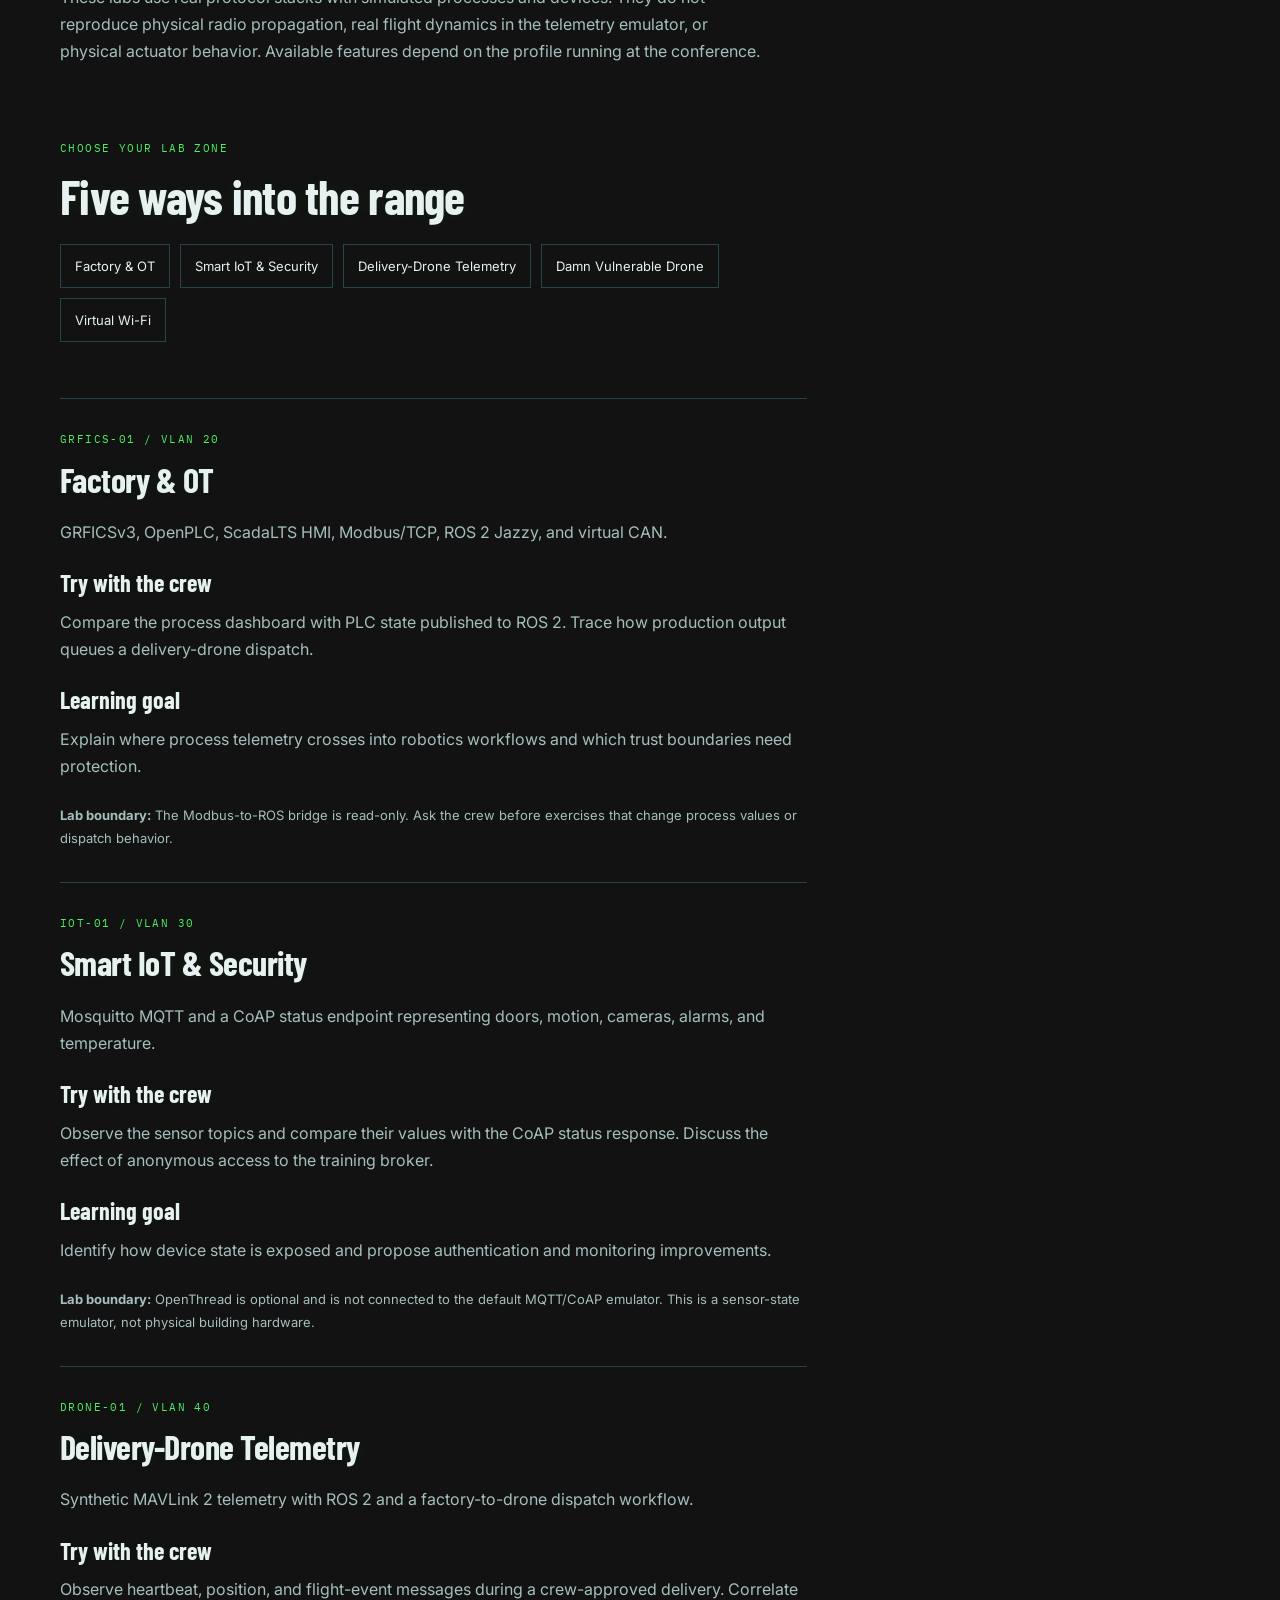
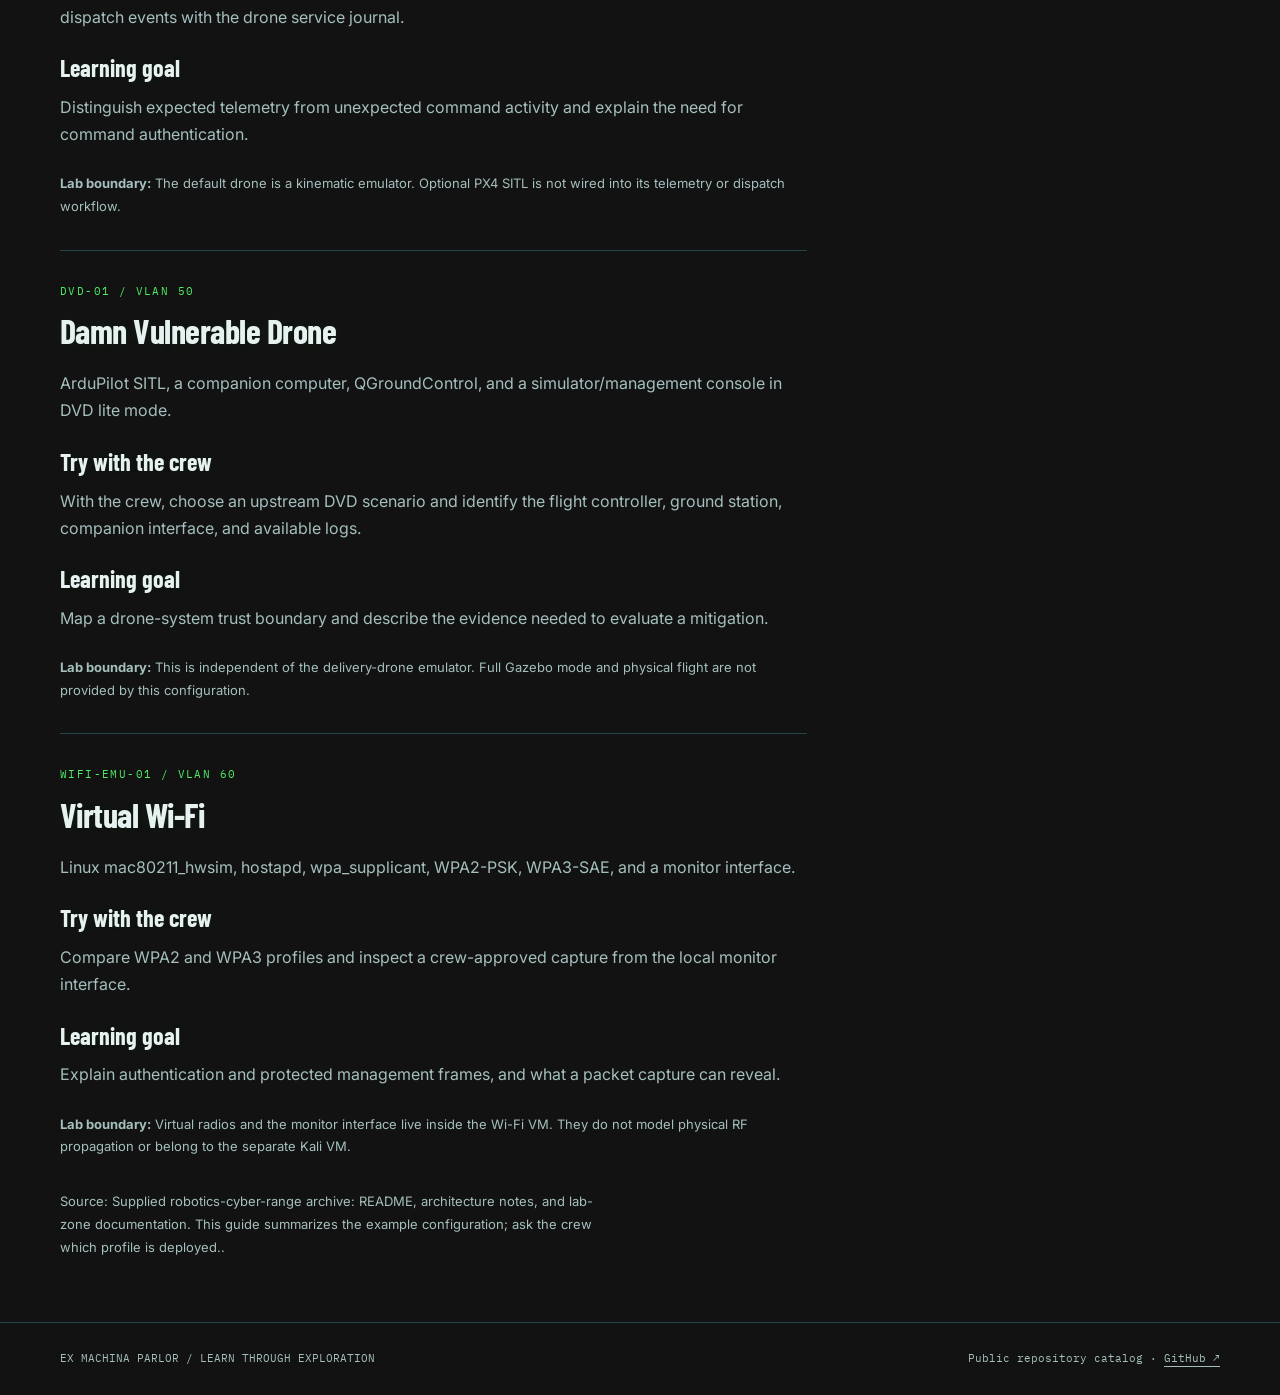
<file: ranges/robotics.html>
<!doctype html>
<html lang="en"><head><meta charset="utf-8"><meta name="viewport" content="width=device-width, initial-scale=1"><title>Robotics &amp; Cyber-Physical | Ex Machina Parlor</title><meta name="description" content="Explore Ex Machina Parlor cyber range projects, enterprise labs, range-day documentation, and robotics CTFs."><link rel="stylesheet" href="../assets/style.css"><meta name="theme-color" content="#00151b"><link rel="icon" type="image/png" href="../assets/favicon.png"></head>
<body><header><div class="wrap nav"><a class="brand" href="../index.html"><img class="brand-logo" src="../assets/emp-range-mark.webp" alt="" width="64" height="64"><span>EX MACHINA PARLOR<small>CYBER RANGES</small></span></a><nav aria-label="Main navigation"><a href="../index.html#about">About EMP ranges</a><a href="../index.html#ranges">Attendee guides</a><a href="../index.html#resources">Resources</a><a href="https://github.com/ExMachinaParlor/">GitHub ↗</a></nav></div></header><main class="wrap"><div class="breadcrumb"><a href="../index.html#ranges">Range directory</a> / Robotics & Cyber-Physical</div><div class="detail-hero"><div class="eyebrow">Robotics / OT / IoT</div><h1>Robotics & Cyber-Physical</h1><p class="intro">Explore a connected factory, smart sensors, delivery-drone telemetry, a vulnerable drone simulator, and virtual Wi-Fi in a segmented Ludus lab.</p><div class="page-actions"><a class="button" href="#attendee-start">Attendee check-in &darr;</a></div></div><div class="detail-grid"><article><section class="attendee-start" id="attendee-start"><div class="eyebrow">CONFERENCE ATTENDEES / START HERE</div><h2>Connect to the range</h2><div class="access-options"><div><h3>Bring your own device</h3><p>Connect your device to the EMP wireless routers to access the range. Reveal the network details below.</p><details class="wifi-details"><summary><span class="wifi-show">Reveal Wi-Fi SSID and password</span><span class="wifi-hide">Hide Wi-Fi SSID and password</span></summary><dl><dt>Wi-Fi SSID</dt><dd><code>EMP-Cyber-Range</code></dd><dt>Password</dt><dd><code>ExMachinaParlor2026</code></dd></dl></details></div><div><h3>Need another way in?</h3><p>If you do not have your own device or need help getting access, ask an <strong>EMP Range Crew</strong> member. EMP has a self-hosted <strong>KasmVDI server</strong>; the crew can arrange access and help you get started.</p></div></div><h3>Before your session</h3><ol><li>Confirm this range is running and choose an exercise with the EMP Range Crew.</li><li>Get your assigned account and target scope from the crew.</li><li>Review the event rules, available time, and how to request help or a reset.</li><li>Record what you tried, what changed, and the evidence you observed.</li></ol><p class="note">Use only the systems and activities assigned for your session; coordinate changes and resets with the crew.</p></section><h2>What you will explore</h2><p>Follow the connections between industrial processes, robotics middleware, sensors, and drone dispatch. Choose one zone for a focused session or pair with another attendee to compare test activity with observable evidence.</p><h2>What is simulated</h2><p>These labs use real protocol stacks with simulated processes and devices. They do not reproduce physical radio propagation, real flight dynamics in the telemetry emulator, or physical actuator behavior. Available features depend on the profile running at the conference.</p><section id="lab-zones"><div class="eyebrow">CHOOSE YOUR LAB ZONE</div><h2>Five ways into the range</h2><nav class="zone-nav" aria-label="Robotics lab zones"><a href="#factory">Factory & OT</a><a href="#iot">Smart IoT & Security</a><a href="#telemetry">Delivery-Drone Telemetry</a><a href="#drone">Damn Vulnerable Drone</a><a href="#wifi">Virtual Wi-Fi</a></nav></section><section class="zone" id="factory"><div class="eyebrow">grfics-01 / VLAN 20</div><h2>Factory & OT</h2><p>GRFICSv3, OpenPLC, ScadaLTS HMI, Modbus/TCP, ROS 2 Jazzy, and virtual CAN.</p><h3>Try with the crew</h3><p>Compare the process dashboard with PLC state published to ROS 2. Trace how production output queues a delivery-drone dispatch.</p><h3>Learning goal</h3><p>Explain where process telemetry crosses into robotics workflows and which trust boundaries need protection.</p><p class="note"><strong>Lab boundary:</strong> The Modbus-to-ROS bridge is read-only. Ask the crew before exercises that change process values or dispatch behavior.</p></section><section class="zone" id="iot"><div class="eyebrow">iot-01 / VLAN 30</div><h2>Smart IoT & Security</h2><p>Mosquitto MQTT and a CoAP status endpoint representing doors, motion, cameras, alarms, and temperature.</p><h3>Try with the crew</h3><p>Observe the sensor topics and compare their values with the CoAP status response. Discuss the effect of anonymous access to the training broker.</p><h3>Learning goal</h3><p>Identify how device state is exposed and propose authentication and monitoring improvements.</p><p class="note"><strong>Lab boundary:</strong> OpenThread is optional and is not connected to the default MQTT/CoAP emulator. This is a sensor-state emulator, not physical building hardware.</p></section><section class="zone" id="telemetry"><div class="eyebrow">drone-01 / VLAN 40</div><h2>Delivery-Drone Telemetry</h2><p>Synthetic MAVLink 2 telemetry with ROS 2 and a factory-to-drone dispatch workflow.</p><h3>Try with the crew</h3><p>Observe heartbeat, position, and flight-event messages during a crew-approved delivery. Correlate dispatch events with the drone service journal.</p><h3>Learning goal</h3><p>Distinguish expected telemetry from unexpected command activity and explain the need for command authentication.</p><p class="note"><strong>Lab boundary:</strong> The default drone is a kinematic emulator. Optional PX4 SITL is not wired into its telemetry or dispatch workflow.</p></section><section class="zone" id="drone"><div class="eyebrow">dvd-01 / VLAN 50</div><h2>Damn Vulnerable Drone</h2><p>ArduPilot SITL, a companion computer, QGroundControl, and a simulator/management console in DVD lite mode.</p><h3>Try with the crew</h3><p>With the crew, choose an upstream DVD scenario and identify the flight controller, ground station, companion interface, and available logs.</p><h3>Learning goal</h3><p>Map a drone-system trust boundary and describe the evidence needed to evaluate a mitigation.</p><p class="note"><strong>Lab boundary:</strong> This is independent of the delivery-drone emulator. Full Gazebo mode and physical flight are not provided by this configuration.</p></section><section class="zone" id="wifi"><div class="eyebrow">wifi-emu-01 / VLAN 60</div><h2>Virtual Wi-Fi</h2><p>Linux mac80211_hwsim, hostapd, wpa_supplicant, WPA2-PSK, WPA3-SAE, and a monitor interface.</p><h3>Try with the crew</h3><p>Compare WPA2 and WPA3 profiles and inspect a crew-approved capture from the local monitor interface.</p><h3>Learning goal</h3><p>Explain authentication and protected management frames, and what a packet capture can reveal.</p><p class="note"><strong>Lab boundary:</strong> Virtual radios and the monitor interface live inside the Wi-Fi VM. They do not model physical RF propagation or belong to the separate Kali VM.</p></section><p class="source">Source: Supplied robotics-cyber-range archive: README, architecture notes, and lab-zone documentation. This guide summarizes the example configuration; ask the crew which profile is deployed..</p></article><aside><div class="eyebrow">Conference attendee guide</div><h2>Range brief</h2><ul class="facts"><li><strong>Orchestration</strong>Ludus / Proxmox / Ansible</li><li><strong>Core target zones</strong>Factory, IoT, telemetry, drone simulator, Wi-Fi</li><li><strong>Access and assistance</strong>Ask the EMP range crew</li></ul><p class="note">Ask the EMP range crew for current availability, access details, and the exercise running at this conference.</p></aside></div></main><footer><div class="wrap foot"><span>EX MACHINA PARLOR / LEARN THROUGH EXPLORATION</span><span>Public repository catalog · <a href="https://github.com/ExMachinaParlor/">GitHub ↗</a></span></div></footer></body></html>
</file>
<file: assets/style.css>
@import url('https://fonts.googleapis.com/css2?family=Barlow+Condensed:wght@600;700;800&family=IBM+Plex+Mono:wght@400;500&family=Inter:wght@400;500;600;700&display=swap');

:root {
  color-scheme: dark;
  --bg: #00151b;
  --panel: #082329;
  --line: #24454a;
  --ink: #e5f2f0;
  --muted: #a4bfbd;
  --acid: #50ec66;
  --green-soft: #8deaa3;
}
* { box-sizing: border-box; }
html { scroll-behavior: smooth; scroll-padding-top: 24px; -webkit-text-size-adjust: 100%; }
body { margin: 0; background: radial-gradient(ellipse 850px 580px at 100% 0, #50ec6609, transparent 75%), radial-gradient(ellipse 700px 600px at 0 700px, var(--acid)07, transparent 75%), var(--bg); color: var(--ink); font: 16px/1.7 Inter, Arial, sans-serif; }
a { color: inherit; text-underline-offset: 4px; }
a, p, li, dd, td, th { overflow-wrap: anywhere; }
a:focus-visible, summary:focus-visible { outline: 3px solid var(--acid); outline-offset: 4px; }
img { max-width: 100%; height: auto; }
p { margin: 0 0 1.2em; }
p:last-child { margin-bottom: 0; }
.wrap { width: min(100%, 1240px); margin-inline: auto; padding-inline: clamp(20px, 4vw, 40px); }
header, footer { border-color: var(--line); }
header { border-bottom: 1px solid var(--line); box-shadow: 0 1px 18px #50ec6608; }
.nav { min-height: 100px; display: flex; align-items: center; justify-content: space-between; gap: 24px; padding-block: 16px; }
.brand { display: flex; align-items: center; gap: 12px; text-decoration: none; font-size: 15px; font-weight: 700; line-height: 1.35; }
.brand-logo { width: 60px; height: 60px; object-fit: contain; flex: 0 0 auto; }
.brand small { display: block; margin-top: 5px; color: var(--muted); font: 10px/1.5 'IBM Plex Mono', monospace; letter-spacing: 1.6px; }
nav { display: flex; gap: 20px; font-size: 13px; }
nav a { display: inline-flex; align-items: center; min-height: 44px; text-decoration: none; }
nav a:hover, .resource:hover { color: var(--acid); }
.eyebrow, .tag, .mono { font-family: 'IBM Plex Mono', monospace; }
.eyebrow { font-size: 11px; line-height: 1.6; letter-spacing: 1.4px; color: var(--acid); text-transform: uppercase; }
h1, h2, h3 { font-family: 'Barlow Condensed', 'Arial Narrow', Arial, sans-serif; line-height: 1.12; margin: 0 0 20px; font-weight: 700; text-wrap: balance; }
h1 { font-size: clamp(48px, 7.5vw, 96px); letter-spacing: -.025em; margin-top: 18px; }
h1 em { font-style: normal; color: var(--acid); text-shadow: 0 0 20px #50ec6626; }
h2 { font-size: clamp(32px, 4.5vw, 48px); letter-spacing: -.015em; }
h3 { font-size: 28px; margin-bottom: 12px; }
.hero { padding-block: 64px; display: grid; grid-template-columns: minmax(0,1.25fr) minmax(0,1fr); gap: 40px; align-items: center; }
.intro { color: var(--muted); max-width: 65ch; font-size: 17px; line-height: 1.75; }
.hero-emblem { min-width: 0; text-align: center; }
.hero-emblem img { display: block; width: 100%; max-width: 450px; margin: 0 auto 16px; }
.hero-emblem .eyebrow { display: block; font-size: 10px; letter-spacing: 1px; }
.button { display: inline-flex; justify-content: space-between; align-items: center; min-height: 48px; padding: 12px 20px; gap: 20px; background: var(--acid); color: var(--bg); font-size: 14px; font-weight: 600; text-decoration: none; line-height: 1.5; }
.button:hover { background: #42bc6e; box-shadow: 0 0 22px #50ec661a; }
.button.secondary { background: transparent; color: var(--ink); border: 1px solid var(--line); }
.button.secondary:hover { background: #0c302b; border-color: #42bc6e; }
.hero .button { margin-top: 8px; }
.page-actions { display: flex; flex-wrap: wrap; gap: 12px; margin-top: 26px; }
.strip { display: flex; flex-wrap: wrap; gap: 12px 28px; border-block: 1px solid var(--line); padding-block: 20px; color: var(--muted); font: 11px/1.6 'IBM Plex Mono', monospace; }
.strip span:first-child { color: var(--acid); }
section { padding-block: 56px; }
.section-head { display: flex; align-items: end; justify-content: space-between; gap: 32px; margin-bottom: 28px; }
.section-head .eyebrow, section > .eyebrow { margin-bottom: 12px; }
.section-head h2 { margin-bottom: 0; }
.section-head p { max-width: 38ch; color: var(--muted); font-size: 15px; margin-bottom: 0; }
.pillars { display: grid; grid-template-columns: repeat(3,minmax(0,1fr)); gap: 32px; margin-top: 36px; }
.pillars p, .arrival p, .access-options p { color: var(--muted); font-size: 15px; }
.tooling { border-block: 1px solid var(--line); }
.cards { display: grid; grid-template-columns: repeat(2,minmax(0,1fr)); gap: 20px; }
.card { display: flex; flex-direction: column; min-width: 0; padding: 28px; border: 1px solid var(--line); background: var(--panel); }
.card:hover { border-color: var(--green-soft); box-shadow: 0 0 24px #50ec6612; }
.card:nth-child(even) .number { color: var(--green-soft); }
.card .go span { color: var(--green-soft); }
.card .number { color: var(--muted); font: 11px/1.5 'IBM Plex Mono', monospace; }
.tag { font-size: 11px; line-height: 1.6; letter-spacing: 1px; color: var(--acid); margin-block: 24px 12px; }
.card h3 { font-size: 34px; }
.card h3 a { text-decoration: none; }
.card p { color: var(--muted); font-size: 15px; margin-bottom: 24px; }
.card .go { display: flex; align-items: center; justify-content: space-between; min-height: 48px; margin-top: auto; padding-top: 16px; border-top: 1px solid var(--line); text-decoration: none; font-size: 14px; }
.cards + .note { margin-top: 20px; }
.arrival { display: flex; align-items: center; justify-content: space-between; gap: 32px; }
.arrival p { max-width: 65ch; }
.arrival .button { flex-shrink: 0; }
.connection-guide { border-top: 1px solid var(--line); }
.access-options { display: grid; grid-template-columns: repeat(2,minmax(0,1fr)); gap: 28px; }
.access-options > div { min-width: 0; }
.wifi-details { border: 1px solid var(--line); background: var(--bg); margin-top: 20px; }
.wifi-details summary { cursor: pointer; padding: 14px 16px; min-height: 48px; color: var(--acid); font-size: 14px; font-weight: 600; line-height: 1.6; }
.wifi-hide { display: none; }
.wifi-details[open] .wifi-show { display: none; }
.wifi-details[open] .wifi-hide { display: inline; }
.wifi-details dl { margin: 0; padding: 0 16px 18px; }
.wifi-details dt { font-size: 12px; color: var(--muted); margin-top: 14px; }
.wifi-details dd { margin: 4px 0 0; }
.wifi-details code { user-select: all; font-size: 14px; }
.resources { border-top: 1px solid var(--line); display: grid; grid-template-columns: minmax(0,1fr) minmax(0,2fr); gap: 50px; }
.resource { display: flex; justify-content: space-between; gap: 20px; padding-block: 22px; border-bottom: 1px solid var(--line); text-decoration: none; }
.resource small { display: block; margin-top: 5px; color: var(--muted); font-size: 14px; }
.note, .source { color: var(--muted); font-size: 13px; line-height: 1.75; }
footer { border-top: 1px solid var(--line); padding-block: 26px; }
.foot { display: flex; justify-content: space-between; gap: 20px; color: var(--muted); font: 11px/1.8 'IBM Plex Mono', monospace; }
.breadcrumb { padding-top: 28px; font-size: 13px; color: var(--muted); }
.detail-hero { padding-block: 30px 48px; }
.detail-hero h1 { max-width: 16ch; font-size: clamp(44px,7vw,80px); }
.detail-grid { display: grid; grid-template-columns: minmax(0,2fr) minmax(0,1fr); gap: 40px; padding-bottom: 64px; }
.detail-grid > *, .resources > * { min-width: 0; }
.detail-grid article > h2 { font-size: 32px; margin-top: 36px; }
.detail-grid p, .detail-grid li { color: var(--muted); }
.detail-grid article > p { max-width: 70ch; }
.attendee-start { padding: 28px; background: linear-gradient(120deg, #50ec6606, transparent 60%), var(--panel); border-left: 3px solid var(--acid); margin-bottom: 36px; }
.attendee-start h2 { font-size: 34px; margin-top: 12px; }
.attendee-start .access-options { grid-template-columns: 1fr; gap: 24px; }
.attendee-start > h3 { margin-top: 28px; }
ol { padding-left: 22px; margin-block: 16px 24px; }
li { padding-left: 4px; margin-bottom: 12px; }
aside { border: 1px solid var(--line); padding: 26px; align-self: start; background: var(--panel); }
aside h2 { font-size: 32px; margin-top: 12px; }
.facts { padding: 0; margin: 0; list-style: none; }
.facts li { border-bottom: 1px solid var(--line); padding: 12px 0; margin: 0; font-size: 14px; }
.facts strong { display: block; color: var(--ink); margin-bottom: 4px; }
aside .note { margin-top: 20px; }
.zone-nav { flex-wrap: wrap; gap: 10px; }
.zone-nav a { border: 1px solid var(--line); padding: 10px 14px; font-size: 13px; }
.zone-nav a:hover { color: var(--green-soft); border-color: var(--green-soft); }
.hero-emblem .eyebrow, .breadcrumb a { color: var(--green-soft); }
.zone { border-top: 1px solid var(--line); padding-block: 32px; }
.zone h2 { font-size: 34px; margin-top: 12px; }
.zone h3 { font-size: 24px; margin-top: 24px; }
.zone .note { margin-top: 24px; }
.table-scroll { max-width: 100%; overflow-x: auto; margin-block: 24px; }
table { width: 100%; border-collapse: collapse; font-size: 14px; line-height: 1.65; }
th, td { text-align: left; vertical-align: top; padding: 16px; border-bottom: 1px solid var(--line); }
th { color: var(--acid); font-weight: 600; }
code { font-family: 'IBM Plex Mono', monospace; color: var(--acid); }
@media (max-width: 1000px) {
  .nav { flex-wrap: wrap; gap: 12px; }
  .nav > nav { flex-wrap: wrap; gap: 8px 24px; }
  .arrival { display: block; }
  .arrival .button { margin-top: 24px; }
  .detail-grid { grid-template-columns: minmax(0,1fr); }
  .detail-grid aside { max-width: 100%; }
}
@media (max-width: 700px) {
  .hero { grid-template-columns: minmax(0,1fr); padding-block: 36px; gap: 28px; }
  .hero-emblem img { max-width: 300px; }
  .hero-emblem .eyebrow { max-width: 32ch; margin-inline: auto; }
  .cards, .pillars, .access-options, .resources { grid-template-columns: minmax(0,1fr); }
  .pillars { gap: 28px; }
  .cards { gap: 16px; }
  .section-head { display: block; }
  .section-head p { margin-top: 16px; max-width: 60ch; }
  section { padding-block: 40px; }
  .resources { gap: 8px; }
  .foot { flex-direction: column; gap: 12px; }
  .nav { gap: 16px; }
  .nav > nav { display: grid; width: 100%; grid-template-columns: repeat(2,minmax(0,1fr)); gap: 4px 16px; border-top: 1px solid var(--line); padding-top: 8px; }
  .nav > nav a { font-size: 13px; }
  .brand-logo { width: 52px; height: 52px; }
  .brand { font-size: 14px; }
  .brand small { font-size: 10px; letter-spacing: 1.2px; }
  .strip { display: grid; grid-template-columns: repeat(2,minmax(0,1fr)); font-size: 10px; gap: 12px; }
  .card { padding: 22px; }
  .card h3 { font-size: 30px; }
  .attendee-start { padding: 20px; }
  .attendee-start h2, .zone h2 { font-size: 30px; }
  .page-actions { flex-direction: column; align-items: stretch; }
  .button { width: 100%; }
  .detail-hero { padding-bottom: 32px; }
  .intro { font-size: 16px; }
  .zone-nav { display: grid; grid-template-columns: minmax(0,1fr); }
  /* Keep native table structure while making each labeled row readable on phones. */
  .table-scroll { overflow: visible; }
  table, tbody { display: block; }
  thead { position: absolute; width: 1px; height: 1px; overflow: hidden; clip-path: inset(50%); }
  tr { display: block; padding-block: 14px; border-bottom: 1px solid var(--line); }
  td { display: grid; grid-template-columns: minmax(80px,.65fr) minmax(0,1.35fr); gap: 12px; padding: 8px 0; border: 0; }
  td::before { content: attr(data-label); color: var(--acid); font-weight: 600; font-size: 12px; }
}
@media (prefers-reduced-motion: reduce) { html { scroll-behavior: auto; } }

/* Restrained green light on display text; body copy stays crisp. */
h1, h2, h3 { text-shadow: 0 0 18px #50ec6612; }
.eyebrow, .tag, .brand > span { text-shadow: 0 0 12px #50ec6620; }
nav a:hover, .resource:hover { text-shadow: 0 0 12px #50ec6626; }
</file>
